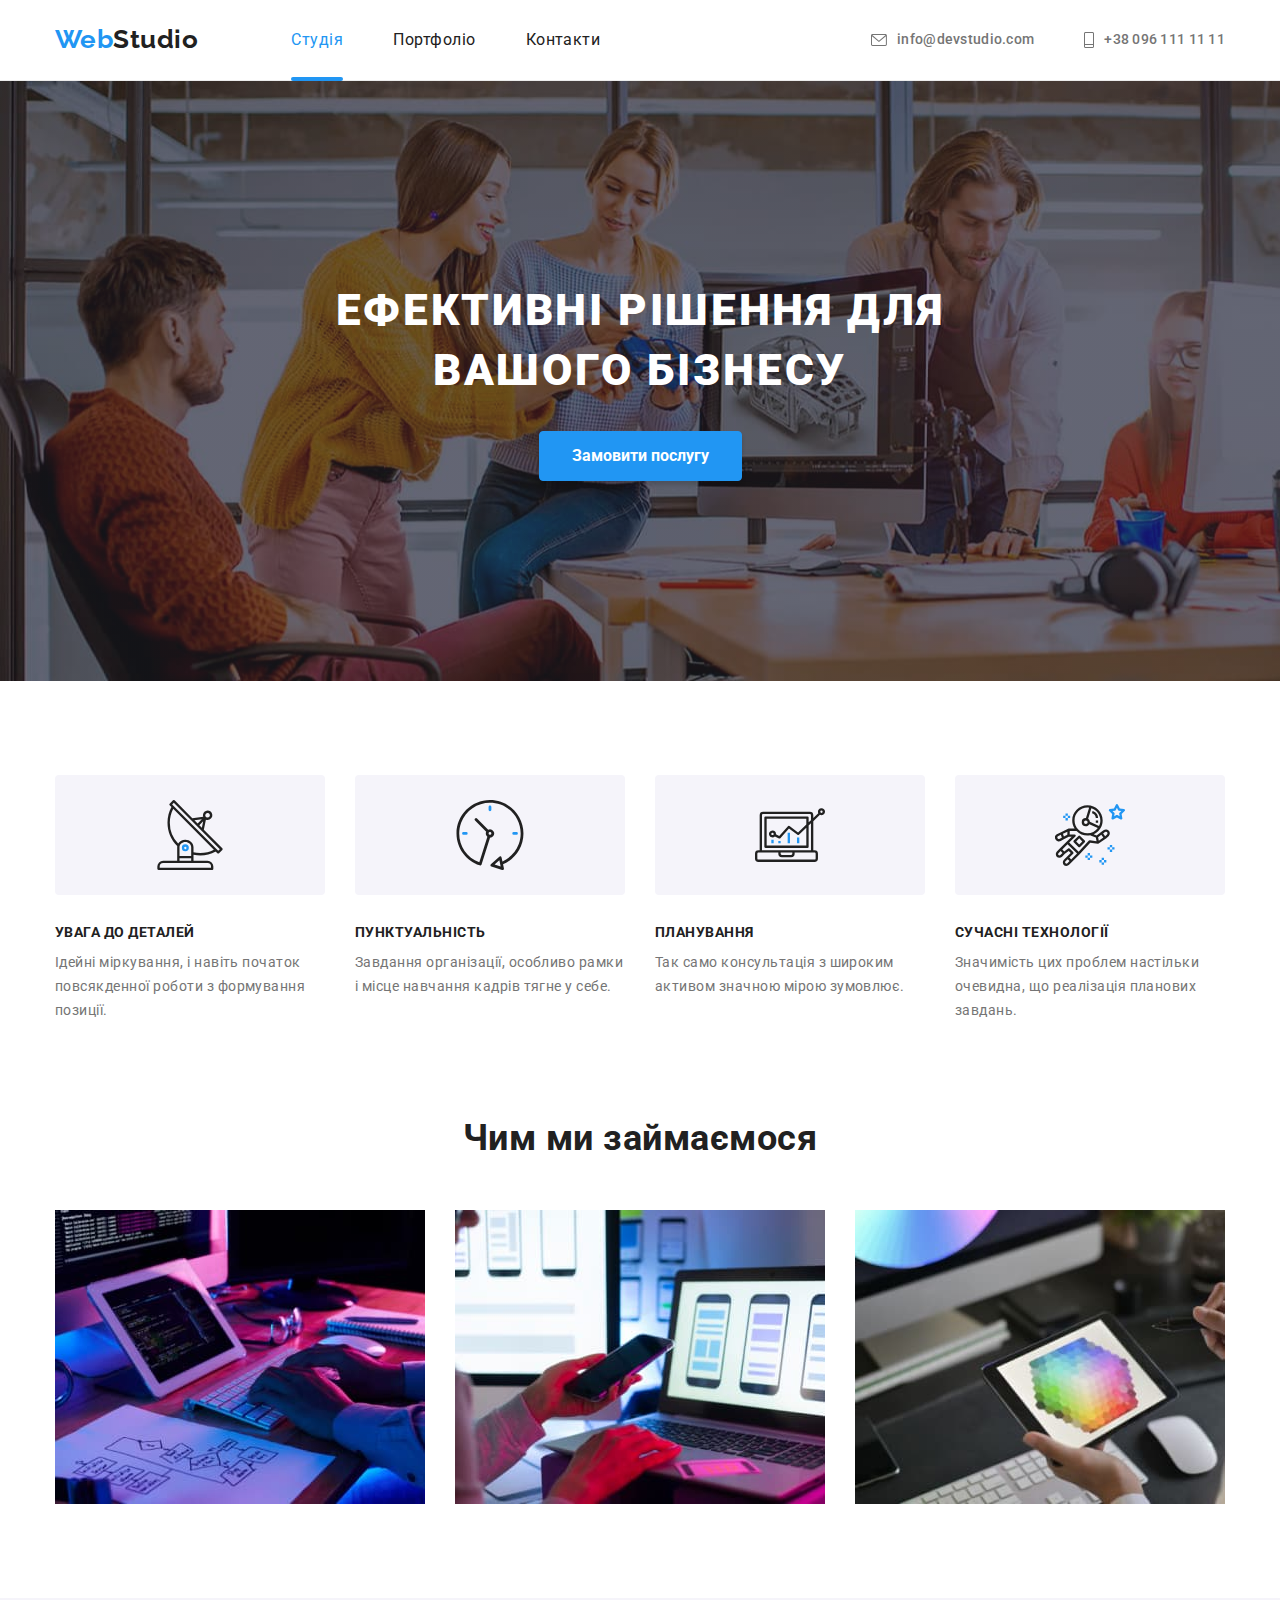
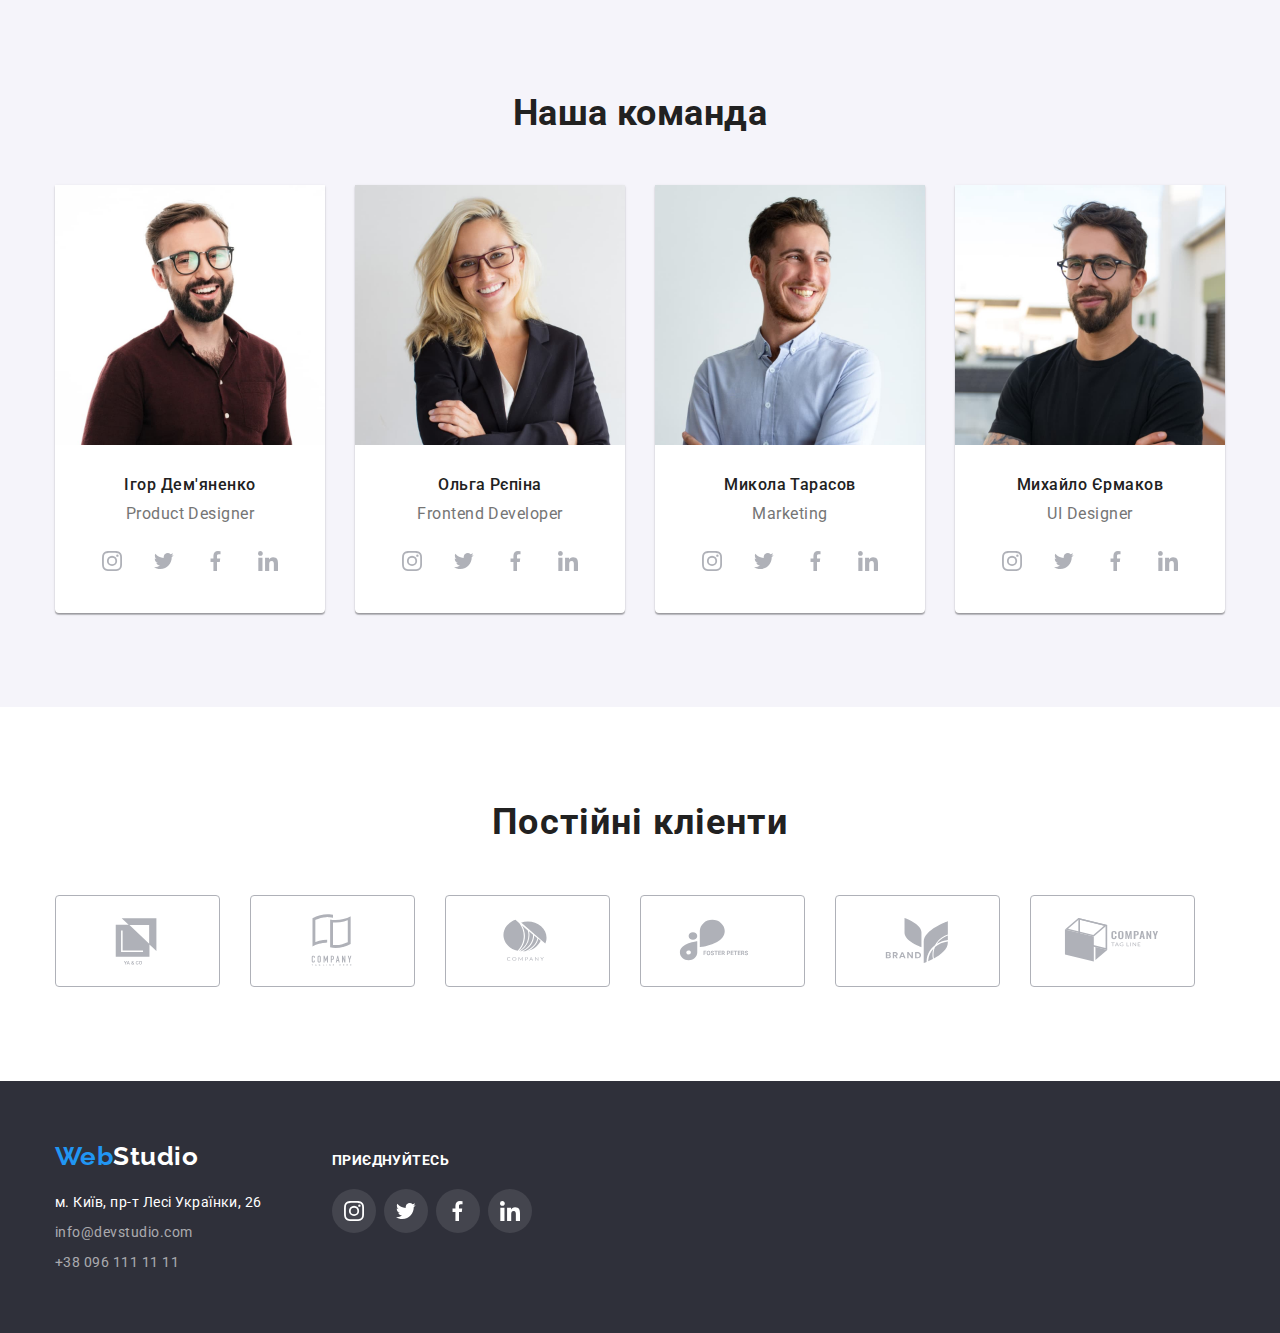
<file: index.html>
<!DOCTYPE html>
<html lang="uk">
  <head>
    <meta charset="UTF-8" />
    <meta http-equiv="X-UA-Compatible" content="IE=edge" />
    <meta name="viewport" content="width=device-width, initial-scale=1.0" />
    <link
      rel="stylesheet"
      href="https://cdnjs.cloudflare.com/ajax/libs/modern-normalize/1.1.0/modern-normalize.css"
      integrity="sha512-Y0MM+V6ymRKN2zStTqzQ227DWhhp4Mzdo6gnlRnuaNCbc+YN/ZH0sBCLTM4M0oSy9c9VKiCvd4Jk44aCLrNS5Q=="
      crossorigin="anonymous"
      referrerpolicy="no-referrer"
    />
    <link rel="preconnect" href="https://fonts.googleapis.com" />
    <link rel="preconnect" href="https://fonts.gstatic.com" crossorigin />
    <link
      href="https://fonts.googleapis.com/css2?family=Raleway:wght@700&family=Roboto:wght@400;500;700;900&display=swap"
      rel="stylesheet"
    />
    <link rel="stylesheet" href="./css/styles.css" />
    <title>goit-markup-hw-02</title>
  </head>
  <body>
    <header class="header">
      <div class="container header-container">
        <a href="./index.html" class="logo logo-header"
          >Web<span>Studio</span></a
        >
        <nav class="page-navigation">
          <ul class="site-nav">
            <li class="site-nav-item">
              <a href="./index.html" class="link active">Студія</a>
            </li>
            <li class="site-nav-item">
              <a href="./portfolio.html" class="link">Портфоліо</a>
            </li>
            <li class="site-nav-item"><a href="" class="link">Контакти</a></li>
          </ul>
        </nav>

        <ul class="auth-nav">
          <li class="auth-nav-item">
            <a href="mailto:info@devstudio.com" class="auth-nav-link"
              ><svg class="auth-nav-icon-envelope">
                <use href="./images/icons.svg#envelope"></use>
              </svg>
              info@devstudio.com</a
            >
          </li>
          <li class="auth-nav-item">
            <a href="tel:+380961111111" class="auth-nav-link"
              ><svg class="auth-nav-icon-tel">
                <use href="./images/icons.svg#tel"></use>
              </svg>
              +38 096 111 11 11</a
            >
          </li>
        </ul>
      </div>
    </header>
    <main>
      <section class="section-hero">
        <div class="container">
          <h1 class="section-hero-title">
            Ефективні рішення для вашого бізнесу
          </h1>
          <button class="hero-button" type="button">Замовити послугу</button>
        </div>
      </section>

      <section class="section-features">
        <div class="container">
          <h2 class="visually-hidden">Особливості</h2>
          <ul class="features-list list">
            <li class="features-item">
              <div class="features-item-icon-wrap">
                <svg class="features-item-icon">
                  <use href="./images/icons.svg#icon-features01"></use>
                </svg>
              </div>
              <h3 class="features-list-title">Увага до деталей</h3>
              <p class="features-list-text">
                Ідейні міркування, і навіть початок повсякденної роботи з
                формування позиції.
              </p>
            </li>
            <li class="features-item">
              <div class="features-item-icon-wrap">
                <svg class="features-item-icon">
                  <use href="./images/icons.svg#icon-features02"></use>
                </svg>
              </div>
              <h3 class="features-list-title">Пунктуальність</h3>
              <p class="features-list-text">
                Завдання організації, особливо рамки і місце навчання кадрів
                тягне у себе.
              </p>
            </li>
            <li class="features-item">
              <div class="features-item-icon-wrap">
                <svg class="features-item-icon">
                  <use href="./images/icons.svg#icon-features03"></use>
                </svg>
              </div>
              <h3 class="features-list-title">Планування</h3>
              <p class="features-list-text">
                Так само консультація з широким активом значною мірою зумовлює.
              </p>
            </li>
            <li class="features-item">
              <div class="features-item-icon-wrap">
                <svg class="features-item-icon">
                  <use href="./images/icons.svg#icon-features04"></use>
                </svg>
              </div>
              <h3 class="features-list-title">Сучасні технології</h3>
              <p class="features-list-text">
                Значимість цих проблем настільки очевидна, що реалізація
                планових завдань.
              </p>
            </li>
          </ul>
        </div>
      </section>

      <section class="section-our-works">
        <div class="container">
          <h2 class="section-title">Чим ми займаємося</h2>
          <ul class="our-works list">
            <li class="our-works-item">
              <img
                src="./images/doing-01.jpg"
                alt="Розробка сайтів"
                width="370"
                height="294"
              />
            </li>
            <li class="our-works-item">
              <img
                src="./images/doing-02.jpg"
                alt="Розробка мобільних додатків"
                width="370"
                height="294"
              />
            </li>
            <li class="our-works-item">
              <img
                src="./images/doing-03.jpg"
                alt="Розробка унікальних дизайнів"
                width="370"
                height="294"
              />
            </li>
          </ul>
        </div>
      </section>

      <section class="section-our-teams">
        <div class="container">
          <h2 class="section-title">Наша команда</h2>
          <ul class="our-teams list">
            <li class="our-teams-item">
              <img
                src="./images/team-01.jpg"
                alt="Ігор Дем'яненко"
                width="270"
                height="260"
              />
              <div class="our-teams-description">
                <h3 class="our-teams-title">Ігор Дем'яненко</h3>
                <p class="our-teams-text" lang="en">Product Designer</p>
                <ul class="social-list">
                  <li class="social-item">
                    <a
                      href=""
                      class="social-link our-team-social-link"
                      target="_blank"
                      rel="noopener noreferrer"
                    >
                      <svg class="social-icon our-team-social-icon">
                        <use href="./images/icons.svg#icon-instagram"></use>
                      </svg>
                    </a>
                  </li>
                  <li class="social-item">
                    <a
                      href=""
                      class="social-link our-team-social-link"
                      target="_blank"
                      rel="noopener noreferrer"
                    >
                      <svg class="social-icon our-team-social-icon">
                        <use href="./images/icons.svg#icon-twitter"></use>
                      </svg>
                    </a>
                  </li>
                  <li class="social-item">
                    <a
                      href=""
                      class="social-link our-team-social-link"
                      target="_blank"
                      rel="noopener noreferrer"
                    >
                      <svg class="social-icon our-team-social-icon">
                        <use href="./images/icons.svg#icon-facebook"></use>
                      </svg>
                    </a>
                  </li>
                  <li class="social-item">
                    <a
                      href=""
                      class="social-link our-team-social-link"
                      target="_blank"
                      rel="noopener noreferrer"
                    >
                      <svg class="social-icon our-team-social-icon">
                        <use href="./images/icons.svg#icon-linkedin"></use>
                      </svg>
                    </a>
                  </li>
                </ul>
              </div>
            </li>
            <li class="our-teams-item">
              <img
                src="./images/team-02.jpg"
                alt="Ольга Рєпіна"
                width="270"
                height="260"
              />
              <div class="our-teams-description">
                <h3 class="our-teams-title">Ольга Рєпіна</h3>
                <p class="our-teams-text" lang="en">Frontend Developer</p>
                <ul class="social-list">
                  <li class="social-item">
                    <a
                      href=""
                      class="social-link our-team-social-link"
                      target="_blank"
                      rel="noopener noreferrer"
                    >
                      <svg class="social-icon our-team-social-icon">
                        <use href="./images/icons.svg#icon-instagram"></use>
                      </svg>
                    </a>
                  </li>
                  <li class="social-item">
                    <a
                      href=""
                      class="social-link our-team-social-link"
                      target="_blank"
                      rel="noopener noreferrer"
                    >
                      <svg class="social-icon our-team-social-icon">
                        <use href="./images/icons.svg#icon-twitter"></use>
                      </svg>
                    </a>
                  </li>
                  <li class="social-item">
                    <a
                      href=""
                      class="social-link our-team-social-link"
                      target="_blank"
                      rel="noopener noreferrer"
                    >
                      <svg class="social-icon our-team-social-icon">
                        <use href="./images/icons.svg#icon-facebook"></use>
                      </svg>
                    </a>
                  </li>
                  <li class="social-item">
                    <a
                      href=""
                      class="social-link our-team-social-link"
                      target="_blank"
                      rel="noopener noreferrer"
                    >
                      <svg class="social-icon our-team-social-icon">
                        <use href="./images/icons.svg#icon-linkedin"></use>
                      </svg>
                    </a>
                  </li>
                </ul>
              </div>
            </li>
            <li class="our-teams-item">
              <img
                src="./images/team-03.jpg"
                alt="Микола Тарасов"
                width="270"
                height="260"
              />
              <div class="our-teams-description">
                <h3 class="our-teams-title">Микола Тарасов</h3>
                <p class="our-teams-text" lang="en">Marketing</p>
                <ul class="social-list">
                  <li class="social-item">
                    <a
                      href=""
                      class="social-link our-team-social-link"
                      target="_blank"
                      rel="noopener noreferrer"
                    >
                      <svg class="social-icon our-team-social-icon">
                        <use href="./images/icons.svg#icon-instagram"></use>
                      </svg>
                    </a>
                  </li>
                  <li class="social-item">
                    <a
                      href=""
                      class="social-link our-team-social-link"
                      target="_blank"
                      rel="noopener noreferrer"
                    >
                      <svg class="social-icon our-team-social-icon">
                        <use href="./images/icons.svg#icon-twitter"></use>
                      </svg>
                    </a>
                  </li>
                  <li class="social-item">
                    <a
                      href=""
                      class="social-link our-team-social-link"
                      target="_blank"
                      rel="noopener noreferrer"
                    >
                      <svg class="social-icon our-team-social-icon">
                        <use href="./images/icons.svg#icon-facebook"></use>
                      </svg>
                    </a>
                  </li>
                  <li class="social-item">
                    <a
                      href=""
                      class="social-link our-team-social-link"
                      target="_blank"
                      rel="noopener noreferrer"
                    >
                      <svg class="social-icon our-team-social-icon">
                        <use href="./images/icons.svg#icon-linkedin"></use>
                      </svg>
                    </a>
                  </li>
                </ul>
              </div>
            </li>
            <li class="our-teams-item">
              <img
                src="./images/team-04.jpg"
                alt="Михайло Єрмаков"
                width="270"
                height="260"
              />
              <div class="our-teams-description">
                <h3 class="our-teams-title">Михайло Єрмаков</h3>
                <p class="our-teams-text" lang="en">UI Designer</p>
                <ul class="social-list">
                  <li class="social-item">
                    <a
                      href=""
                      class="social-link our-team-social-link"
                      target="_blank"
                      rel="noopener noreferrer"
                    >
                      <svg class="social-icon our-team-social-icon">
                        <use href="./images/icons.svg#icon-instagram"></use>
                      </svg>
                    </a>
                  </li>
                  <li class="social-item">
                    <a
                      href=""
                      class="social-link our-team-social-link"
                      target="_blank"
                      rel="noopener noreferrer"
                    >
                      <svg class="social-icon our-team-social-icon">
                        <use href="./images/icons.svg#icon-twitter"></use>
                      </svg>
                    </a>
                  </li>
                  <li class="social-item">
                    <a
                      href=""
                      class="social-link our-team-social-link"
                      target="_blank"
                      rel="noopener noreferrer"
                    >
                      <svg class="social-icon our-team-social-icon">
                        <use href="./images/icons.svg#icon-facebook"></use>
                      </svg>
                    </a>
                  </li>
                  <li class="social-item">
                    <a
                      href=""
                      class="social-link our-team-social-link"
                      target="_blank"
                      rel="noopener noreferrer"
                    >
                      <svg class="social-icon our-team-social-icon">
                        <use href="./images/icons.svg#icon-linkedin"></use>
                      </svg>
                    </a>
                  </li>
                </ul>
              </div>
            </li>
          </ul>
        </div>
      </section>

      <section class="clients">
        <div class="container">
          <h2 class="clients-title">Постійні кліенти</h2>
          <ul class="clients-list">
            <li class="clients-item">
              <a
                href=""
                class="clients-link"
                target="_blank"
                rel="noopener noreferrer"
              >
                <svg class="clients-icon">
                  <use href="./images/icons.svg#icon-logo1"></use>
                </svg>
              </a>
            </li>
            <li class="clients-item">
              <a
                href=""
                class="clients-link"
                target="_blank"
                rel="noopener noreferrer"
              >
                <svg class="clients-icon">
                  <use href="./images/icons.svg#icon-logo2"></use>
                </svg>
              </a>
            </li>
            <li class="clients-item">
              <a
                href=""
                class="clients-link"
                target="_blank"
                rel="noopener noreferrer"
              >
                <svg class="clients-icon">
                  <use href="./images/icons.svg#icon-logo3"></use>
                </svg>
              </a>
            </li>
            <li class="clients-item">
              <a
                href=""
                class="clients-link"
                target="_blank"
                rel="noopener noreferrer"
              >
                <svg class="clients-icon">
                  <use href="./images/icons.svg#icon-logo4"></use>
                </svg>
              </a>
            </li>
            <li class="clients-item">
              <a
                href=""
                class="clients-link"
                target="_blank"
                rel="noopener noreferrer"
              >
                <svg class="clients-icon">
                  <use href="./images/icons.svg#icon-logo5"></use>
                </svg>
              </a>
            </li>
            <li class="clients-item">
              <a
                href=""
                class="clients-link"
                target="_blank"
                rel="noopener noreferrer"
              >
                <svg class="clients-icon">
                  <use href="./images/icons.svg#icon-logo6"></use>
                </svg>
              </a>
            </li>
          </ul>
        </div>
      </section>
    </main>

    <footer class="footer">
      <div class="container footer-container">
        <div class="footer-address-wrap">
          <a class="logo-footer" href="/">Web<span>Studio</span></a>
          <address>
            <ul class="footer-adress-list">
              <li class="footer-adress-item">
                <a
                  class="footer-adress-link"
                  href="https://goo.gl/maps/C75iU1ukAfai6mXk6"
                  rel="nofollow noopener noreferrer"
                  target="_blank"
                  >м. Київ, пр-т Лесі Українки, 26</a
                >
              </li>
              <li class="footer-adress-item">
                <a class="footer-mail-link" href="mailto:info@devstudio.com"
                  >info@devstudio.com</a
                >
              </li>
              <li class="footer-adress-item">
                <a class="footer-phone-link" href="tel:+380961111111"
                  >+38 096 111 11 11</a
                >
              </li>
            </ul>
          </address>
        </div>

        <div class="footer-social-wrap">
          <p class="footer-social-title">приєднуйтесь</p>
          <ul class="social-list">
            <li class="social-item">
              <a href="" class="social-link footer-social-link">
                <svg class="social-icon footer-social-icon">
                  <use href="./images/icons.svg#icon-instagram"></use>
                </svg>
              </a>
            </li>

            <li class="social-item">
              <a href="" class="social-link footer-social-link">
                <svg class="social-icon footer-social-icon">
                  <use href="./images/icons.svg#icon-twitter"></use>
                </svg>
              </a>
            </li>
            <li class="social-item">
              <a href="" class="social-link footer-social-link">
                <svg class="social-icon footer-social-icon">
                  <use href="./images/icons.svg#icon-facebook"></use>
                </svg>
              </a>
            </li>
            <li class="social-item">
              <a href="" class="social-link footer-social-link">
                <svg class="social-icon footer-social-icon">
                  <use href="./images/icons.svg#icon-linkedin"></use>
                </svg>
              </a>
            </li>
          </ul>
        </div>
      </div>
    </footer>
  </body>
</html>
</file>
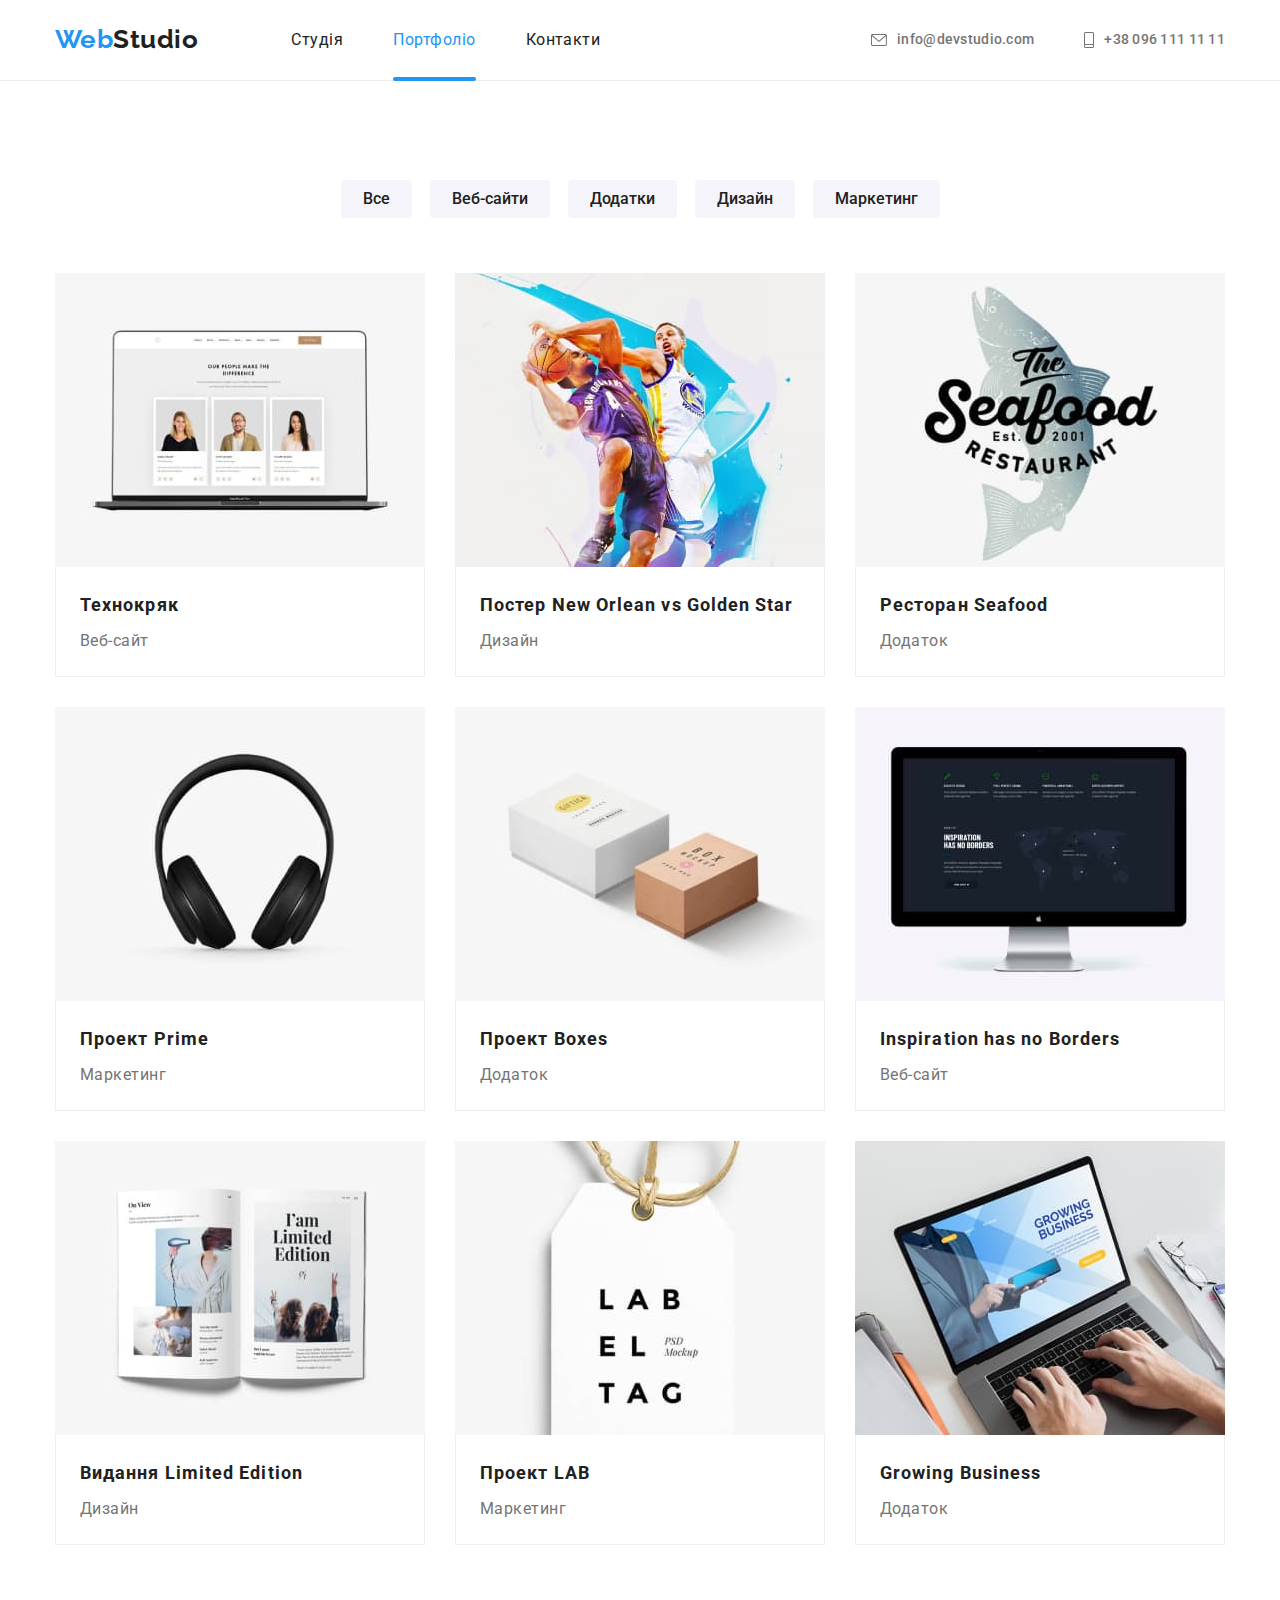
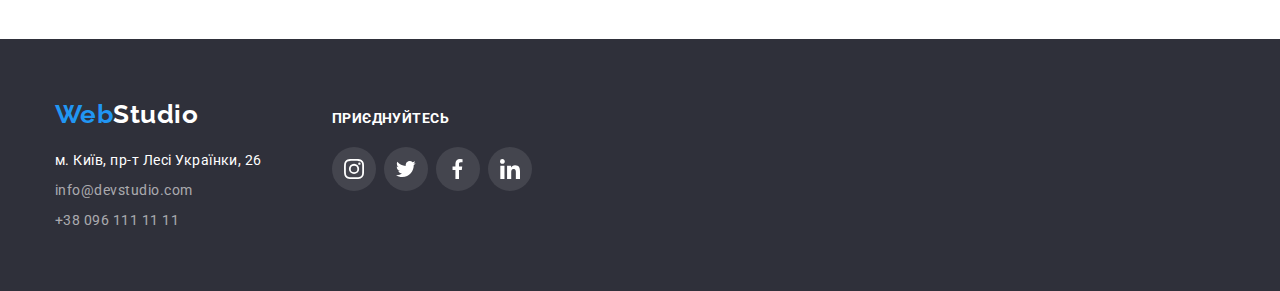
<file: portfolio.html>
<!DOCTYPE html>
<html lang="uk">
  <head>
    <meta charset="UTF-8" />
    <meta http-equiv="X-UA-Compatible" content="IE=edge" />
    <meta name="viewport" content="width=device-width, initial-scale=1.0" />
    <link
      rel="stylesheet"
      href="https://cdnjs.cloudflare.com/ajax/libs/modern-normalize/1.1.0/modern-normalize.css"
      integrity="sha512-Y0MM+V6ymRKN2zStTqzQ227DWhhp4Mzdo6gnlRnuaNCbc+YN/ZH0sBCLTM4M0oSy9c9VKiCvd4Jk44aCLrNS5Q=="
      crossorigin="anonymous"
      referrerpolicy="no-referrer"
    />
    <link rel="preconnect" href="https://fonts.googleapis.com" />
    <link rel="preconnect" href="https://fonts.gstatic.com" crossorigin />
    <link
      href="https://fonts.googleapis.com/css2?family=Raleway:wght@700&family=Roboto:wght@400;500;700;900&display=swap"
      rel="stylesheet"
    />
    <link rel="stylesheet" href="./css/styles.css" />
    <title>portfolio</title>
  </head>
  <body>
    <header class="header">
      <div class="container header-container">
        <a class="logo logo-header" href="./index.html"
          >Web<span>Studio</span></a
        >
        <nav class="page-navigation">
          <ul class="site-nav list">
            <li class="site-nav-item">
              <a href="./index.html" class="link">Студія</a>
            </li>
            <li class="site-nav-item">
              <a href="./portfolio.html" class="link active">Портфоліо</a>
            </li>
            <li class="site-nav-item"><a href="#" class="link">Контакти</a></li>
          </ul>
        </nav>

        <ul class="auth-nav">
          <li class="auth-nav-item">
            <a href="mailto:info@devstudio.com" class="auth-nav-link"
              ><svg class="auth-nav-icon-envelope">
                <use href="./images/icons.svg#envelope"></use>
              </svg>
              info@devstudio.com</a
            >
          </li>
          <li class="auth-nav-item">
            <a href="tel:+380961111111" class="auth-nav-link"
              ><svg class="auth-nav-icon-tel">
                <use href="./images/icons.svg#tel"></use>
              </svg>
              +38 096 111 11 11</a
            >
          </li>
        </ul>
      </div>
    </header>
    <main>
      <section class="section-portfolio">
        <div class="container">
          <h1 class="visually-hidden">Porfolio</h1>
          <ul class="list portfolio-nav">
            <li class="portfolio-nav-item">
              <button class="portfolio-nav-button" type="button">Все</button>
            </li>
            <li class="portfolio-nav-item">
              <button class="portfolio-nav-button" type="button">
                Веб-сайти
              </button>
            </li>
            <li class="portfolio-nav-item">
              <button class="portfolio-nav-button" type="button">
                Додатки
              </button>
            </li>
            <li class="portfolio-nav-item">
              <button class="portfolio-nav-button" type="button">Дизайн</button>
            </li>
            <li class="portfolio-nav-item">
              <button class="portfolio-nav-button" type="button">
                Маркетинг
              </button>
            </li>
          </ul>

          <ul class="portfolio-list">
            <li class="portfolio-list-item">
              <a class="portfolio-list-link" href="#" target="_blank">
                <img
                  src="./images/portfolio-01.jpg"
                  alt="фото Технокряк"
                  width="370"
                  height="294"
                />
                <div class="portfolio-description">
                  <h2 class="portfolio-title">Технокряк</h2>
                  <p class="portfolio-text">Веб-сайт</p>
                </div>
              </a>
            </li>
            <li class="portfolio-list-item">
              <a class="portfolio-list-link" href="#" target="_blank">
                <img
                  src="./images/portfolio-02.jpg"
                  alt="фото Постер New Orlean vs Golden Star"
                  width="370"
                  height="294"
                />
                <div class="portfolio-description">
                  <h2 class="portfolio-title">
                    Постер New Orlean vs Golden Star
                  </h2>
                  <p class="portfolio-text">Дизайн</p>
                </div>
              </a>
            </li>
            <li class="portfolio-list-item">
              <a class="portfolio-list-link" href="#" target="_blank">
                <img
                  src="./images/portfolio-03.jpg"
                  alt="фото Ресторан Seafood"
                  width="370"
                  height="294"
                />
                <div class="portfolio-description">
                  <h2 class="portfolio-title">Ресторан Seafood</h2>
                  <p class="portfolio-text">Додаток</p>
                </div>
              </a>
            </li>
            <li class="portfolio-list-item">
              <a class="portfolio-list-link" href="#" target="_blank">
                <img
                  src="./images/portfolio-04.jpg"
                  alt="фото Проект Prime"
                  width="370"
                  height="294"
                />
                <div class="portfolio-description">
                  <h2 class="portfolio-title">Проект Prime</h2>
                  <p class="portfolio-text">Маркетинг</p>
                </div>
              </a>
            </li>
            <li class="portfolio-list-item">
              <a class="portfolio-list-link" href="#" target="_blank">
                <img
                  src="./images/portfolio-05.jpg"
                  alt="фото Проект Boxes"
                  width="370"
                  height="294"
                />
                <div class="portfolio-description">
                  <h2 class="portfolio-title">Проект Boxes</h2>
                  <p class="portfolio-text">Додаток</p>
                </div>
              </a>
            </li>
            <li class="portfolio-list-item">
              <a class="portfolio-list-link" href="#" target="_blank">
                <img
                  src="./images/portfolio-06.jpg"
                  alt="фото Inspiration has no Borders"
                  width="370"
                  height="294"
                />
                <div class="portfolio-description">
                  <h2 class="portfolio-title">Inspiration has no Borders</h2>
                  <p class="portfolio-text">Веб-сайт</p>
                </div>
              </a>
            </li>
            <li class="portfolio-list-item">
              <a class="portfolio-list-link" href="#" target="_blank">
                <img
                  src="./images/portfolio-07.jpg"
                  alt="фото Издание Limited Edition"
                  width="370"
                  height="294"
                />
                <div class="portfolio-description">
                  <h2 class="portfolio-title">Видання Limited Edition</h2>
                  <p class="portfolio-text">Дизайн</p>
                </div>
              </a>
            </li>
            <li class="portfolio-list-item">
              <a class="portfolio-list-link" href="#" target="_blank">
                <img
                  src="./images/portfolio-08.jpg"
                  alt="фото Проект LAB"
                  width="370"
                  height="294"
                />
                <div class="portfolio-description">
                  <h2 class="portfolio-title">Проект LAB</h2>
                  <p class="portfolio-text">Маркетинг</p>
                </div>
              </a>
            </li>
            <li class="portfolio-list-item">
              <a class="portfolio-list-link" href="#" target="_blank">
                <img
                  src="./images/portfolio-09.jpg"
                  alt="фото Growing Business"
                  width="370"
                  height="294"
                />
                <div class="portfolio-description">
                  <h2 class="portfolio-title">Growing Business</h2>
                  <p class="portfolio-text">Додаток</p>
                </div>
              </a>
            </li>
          </ul>
        </div>
      </section>
    </main>

    <footer class="footer">
      <div class="container footer-container">
        <div class="footer-address-wrap">
          <a class="logo-footer" href="/">Web<span>Studio</span></a>
          <address>
            <ul class="footer-adress-list">
              <li class="footer-adress-item">
                <a
                  class="footer-adress-link"
                  href="https://goo.gl/maps/C75iU1ukAfai6mXk6"
                  rel="nofollow noopener noreferrer"
                  target="_blank"
                  >м. Київ, пр-т Лесі Українки, 26</a
                >
              </li>
              <li class="footer-adress-item">
                <a class="footer-mail-link" href="mailto:info@devstudio.com"
                  >info@devstudio.com</a
                >
              </li>
              <li class="footer-adress-item">
                <a class="footer-phone-link" href="tel:+380961111111"
                  >+38 096 111 11 11</a
                >
              </li>
            </ul>
          </address>
        </div>

        <div class="footer-social-wrap">
          <p class="footer-social-title">приєднуйтесь</p>
          <ul class="social-list">
            <li class="social-item">
              <a href="" class="social-link footer-social-link">
                <svg class="social-icon footer-social-icon">
                  <use href="./images/icons.svg#icon-instagram"></use>
                </svg>
              </a>
            </li>

            <li class="social-item">
              <a href="" class="social-link footer-social-link">
                <svg class="social-icon footer-social-icon">
                  <use href="./images/icons.svg#icon-twitter"></use>
                </svg>
              </a>
            </li>
            <li class="social-item">
              <a href="" class="social-link footer-social-link">
                <svg class="social-icon footer-social-icon">
                  <use href="./images/icons.svg#icon-facebook"></use>
                </svg>
              </a>
            </li>
            <li class="social-item">
              <a href="" class="social-link footer-social-link">
                <svg class="social-icon footer-social-icon">
                  <use href="./images/icons.svg#icon-linkedin"></use>
                </svg>
              </a>
            </li>
          </ul>
        </div>
      </div>
    </footer>
  </body>
</html>
</file>
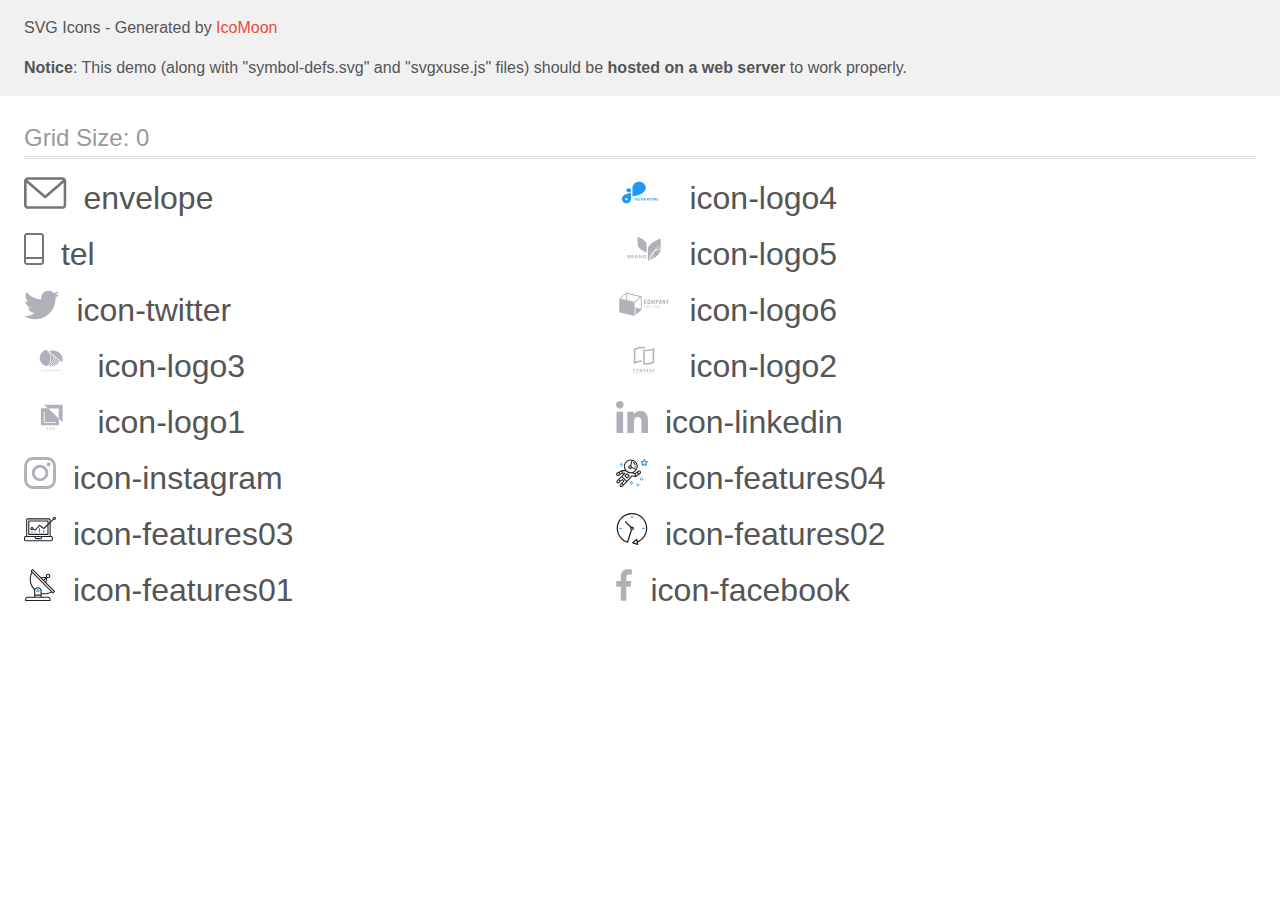
<file: images/Нова папка/icomoon4/demo-external-svg.html>
<!doctype html>
<html>
<head>
    <title>IcoMoon - SVG Icons</title>
    <meta charset="utf-8">
    <meta name="viewport" content="width=device-width, initial-scale=1">
    <link rel="stylesheet" href="demo-files/demo.css">
    <link rel="stylesheet" href="style.css">
</head>
<body>
<header class="bgc1 clearfix">
<div class="mhl">
    <p>SVG Icons - Generated by <a href="https://icomoon.io/app">IcoMoon</a></p><p><strong>Notice</strong>: This demo (along with "symbol-defs.svg" and "svgxuse.js" files) should be <b>hosted on a web server</b> to work properly.</p>
</div>
</header>
    <div class="clearfix mhl ptl">
        <h1 class="mvm mtn fgc1">Grid Size: 0</h1>
        <div class="glyph fs1">
            <div class="clearfix pbs">
                <svg class="icon envelope"><use xlink:href="symbol-defs.svg#envelope"></use></svg><span class="name"> envelope</span>
            </div>
        </div>
        <div class="glyph fs1">
            <div class="clearfix pbs">
                <svg class="icon icon-logo4"><use xlink:href="symbol-defs.svg#icon-logo4"></use></svg><span class="name"> icon-logo4</span>
            </div>
        </div>
        <div class="glyph fs1">
            <div class="clearfix pbs">
                <svg class="icon tel"><use xlink:href="symbol-defs.svg#tel"></use></svg><span class="name"> tel</span>
            </div>
        </div>
        <div class="glyph fs1">
            <div class="clearfix pbs">
                <svg class="icon icon-logo5"><use xlink:href="symbol-defs.svg#icon-logo5"></use></svg><span class="name"> icon-logo5</span>
            </div>
        </div>
        <div class="glyph fs1">
            <div class="clearfix pbs">
                <svg class="icon icon-twitter"><use xlink:href="symbol-defs.svg#icon-twitter"></use></svg><span class="name"> icon-twitter</span>
            </div>
        </div>
        <div class="glyph fs1">
            <div class="clearfix pbs">
                <svg class="icon icon-logo6"><use xlink:href="symbol-defs.svg#icon-logo6"></use></svg><span class="name"> icon-logo6</span>
            </div>
        </div>
        <div class="glyph fs1">
            <div class="clearfix pbs">
                <svg class="icon icon-logo3"><use xlink:href="symbol-defs.svg#icon-logo3"></use></svg><span class="name"> icon-logo3</span>
            </div>
        </div>
        <div class="glyph fs1">
            <div class="clearfix pbs">
                <svg class="icon icon-logo2"><use xlink:href="symbol-defs.svg#icon-logo2"></use></svg><span class="name"> icon-logo2</span>
            </div>
        </div>
        <div class="glyph fs1">
            <div class="clearfix pbs">
                <svg class="icon icon-logo1"><use xlink:href="symbol-defs.svg#icon-logo1"></use></svg><span class="name"> icon-logo1</span>
            </div>
        </div>
        <div class="glyph fs1">
            <div class="clearfix pbs">
                <svg class="icon icon-linkedin"><use xlink:href="symbol-defs.svg#icon-linkedin"></use></svg><span class="name"> icon-linkedin</span>
            </div>
        </div>
        <div class="glyph fs1">
            <div class="clearfix pbs">
                <svg class="icon icon-instagram"><use xlink:href="symbol-defs.svg#icon-instagram"></use></svg><span class="name"> icon-instagram</span>
            </div>
        </div>
        <div class="glyph fs1">
            <div class="clearfix pbs">
                <svg class="icon icon-features04"><use xlink:href="symbol-defs.svg#icon-features04"></use></svg><span class="name"> icon-features04</span>
            </div>
        </div>
        <div class="glyph fs1">
            <div class="clearfix pbs">
                <svg class="icon icon-features03"><use xlink:href="symbol-defs.svg#icon-features03"></use></svg><span class="name"> icon-features03</span>
            </div>
        </div>
        <div class="glyph fs1">
            <div class="clearfix pbs">
                <svg class="icon icon-features02"><use xlink:href="symbol-defs.svg#icon-features02"></use></svg><span class="name"> icon-features02</span>
            </div>
        </div>
        <div class="glyph fs1">
            <div class="clearfix pbs">
                <svg class="icon icon-features01"><use xlink:href="symbol-defs.svg#icon-features01"></use></svg><span class="name"> icon-features01</span>
            </div>
        </div>
        <div class="glyph fs1">
            <div class="clearfix pbs">
                <svg class="icon icon-facebook"><use xlink:href="symbol-defs.svg#icon-facebook"></use></svg><span class="name"> icon-facebook</span>
            </div>
        </div>
  </div>
<script defer src="svgxuse.js"></script>
</body>
</html>
</file>
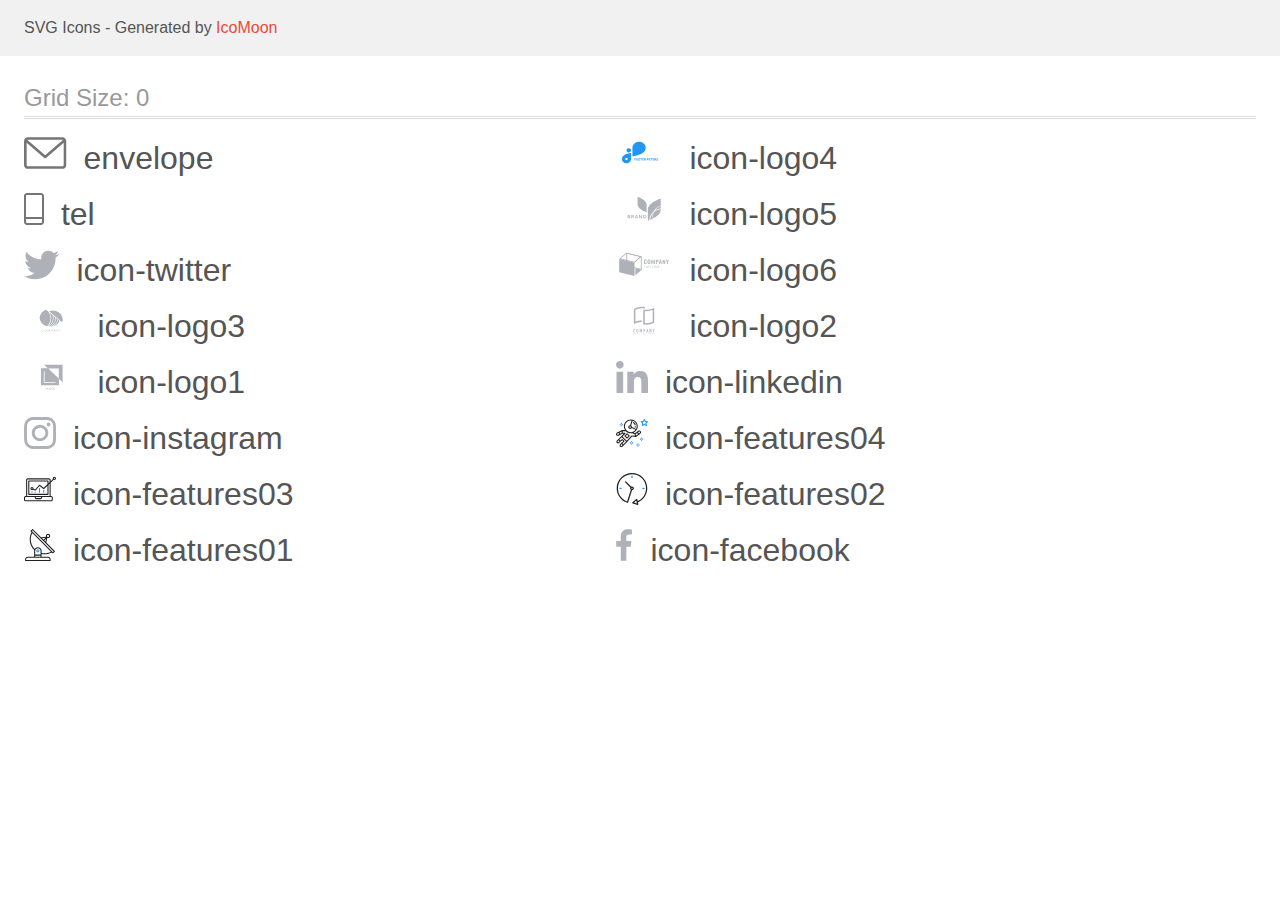
<file: images/Нова папка/icomoon4/demo.html>
<!doctype html>
<html>
<head>
    <title>IcoMoon - SVG Icons</title>
    <meta charset="utf-8">
    <meta name="viewport" content="width=device-width, initial-scale=1">
    <link rel="stylesheet" href="demo-files/demo.css">
    <link rel="stylesheet" href="style.css">
</head>
<body>
<svg aria-hidden="true" style="position: absolute; width: 0; height: 0; overflow: hidden;" version="1.1" xmlns="http://www.w3.org/2000/svg" xmlns:xlink="http://www.w3.org/1999/xlink">
<defs>
<symbol id="envelope" viewBox="0 0 43 32">
<path fill="#757575" style="fill: var(--color1, #757575)" d="M38.667 0h-34.667c-2.206 0-4 1.794-4 4v24c0 2.206 1.794 4 4 4h34.667c2.206 0 4-1.794 4-4v-24c0-2.206-1.794-4-4-4v0zM38.667 2.667c0.181 0 0.353 0.038 0.511 0.103l-17.844 15.466-17.844-15.466c0.158-0.066 0.33-0.103 0.511-0.103h34.667zM38.667 29.333h-34.667c-0.736 0-1.333-0.598-1.333-1.333v-22.413l17.793 15.421c0.251 0.217 0.563 0.326 0.874 0.326s0.622-0.108 0.874-0.326l17.793-15.421v22.413c0 0.736-0.598 1.333-1.333 1.333v0z"></path>
</symbol>
<symbol id="icon-logo4" viewBox="0 0 57 32">
<path fill="#2196f3" style="fill: var(--color2, #2196f3)" d="M12.878 11.255h-0.002c-1.279 0-2.316 0.921-2.316 2.058v0.001c0 1.137 1.037 2.058 2.316 2.058h0.002c1.279 0 2.316-0.921 2.316-2.058v-0.001c0-1.137-1.037-2.058-2.316-2.058z"></path>
<path fill="#2196f3" style="fill: var(--color2, #2196f3)" d="M29.971 10.597c-0.004-1.579-0.711-3.092-1.967-4.208s-2.958-1.745-4.735-1.749v0c-1.777 0.003-3.48 0.631-4.737 1.748s-1.964 2.63-1.968 4.209v8.706c0 0 13.405-1.327 13.406-8.704v-0.001z"></path>
<path fill="#2196f3" style="fill: var(--color2, #2196f3)" d="M5.867 22.16c0.003 1.098 0.496 2.151 1.369 2.928s2.058 1.215 3.294 1.218c1.236-0.003 2.42-0.441 3.294-1.218s1.366-1.829 1.37-2.927v-6.057c0 0-9.327 0.924-9.327 6.056zM10.53 23.245c-0.242 0-0.478-0.064-0.678-0.183s-0.357-0.289-0.45-0.487c-0.092-0.198-0.117-0.417-0.069-0.627s0.163-0.404 0.334-0.556c0.171-0.152 0.388-0.255 0.625-0.297s0.482-0.020 0.706 0.062c0.223 0.082 0.414 0.221 0.548 0.4s0.206 0.388 0.206 0.603c0.001 0.143-0.031 0.284-0.092 0.417s-0.151 0.252-0.264 0.353c-0.114 0.101-0.248 0.182-0.397 0.236s-0.308 0.083-0.468 0.083v-0.004z"></path>
<path fill="#2196f3" style="fill: var(--color2, #2196f3)" d="M19.956 22.647h-0.9v0.93h-0.469v-2.275h1.481v0.38h-1.013v0.588h0.9v0.378zM22.209 22.491c0 0.224-0.040 0.42-0.119 0.589s-0.193 0.299-0.341 0.391c-0.147 0.092-0.316 0.137-0.506 0.137-0.189 0-0.357-0.045-0.505-0.136s-0.262-0.22-0.344-0.387c-0.081-0.169-0.122-0.363-0.123-0.581v-0.112c0-0.224 0.040-0.421 0.12-0.591 0.081-0.171 0.195-0.302 0.342-0.392 0.148-0.092 0.317-0.137 0.506-0.137s0.358 0.046 0.505 0.137c0.148 0.091 0.262 0.221 0.342 0.392 0.081 0.17 0.122 0.366 0.122 0.589v0.102zM21.734 22.388c0-0.238-0.043-0.42-0.128-0.544s-0.207-0.186-0.366-0.186c-0.157 0-0.279 0.061-0.364 0.184-0.085 0.122-0.129 0.301-0.13 0.538v0.111c0 0.232 0.043 0.412 0.128 0.541s0.208 0.192 0.369 0.192c0.157 0 0.278-0.061 0.363-0.184 0.084-0.124 0.127-0.304 0.128-0.541v-0.111zM23.73 22.98c0-0.089-0.031-0.156-0.094-0.203-0.062-0.048-0.175-0.098-0.337-0.15-0.163-0.053-0.291-0.105-0.386-0.156-0.258-0.14-0.388-0.328-0.388-0.564 0-0.123 0.034-0.232 0.103-0.328 0.070-0.097 0.169-0.172 0.298-0.227 0.13-0.054 0.276-0.081 0.438-0.081 0.163 0 0.307 0.030 0.434 0.089 0.127 0.058 0.226 0.141 0.295 0.248 0.071 0.107 0.106 0.229 0.106 0.366h-0.469c0-0.104-0.033-0.185-0.098-0.242s-0.158-0.087-0.277-0.087c-0.115 0-0.204 0.024-0.267 0.073-0.064 0.048-0.095 0.111-0.095 0.191 0 0.074 0.037 0.136 0.111 0.186 0.075 0.050 0.185 0.097 0.33 0.141 0.267 0.080 0.461 0.18 0.583 0.298s0.183 0.267 0.183 0.444c0 0.197-0.075 0.352-0.223 0.464-0.149 0.111-0.349 0.167-0.602 0.167-0.175 0-0.334-0.032-0.478-0.095-0.144-0.065-0.254-0.153-0.33-0.264-0.075-0.111-0.112-0.241-0.112-0.388h0.47c0 0.251 0.15 0.377 0.45 0.377 0.111 0 0.198-0.022 0.261-0.067 0.063-0.046 0.094-0.109 0.094-0.191zM26.231 21.682h-0.697v1.895h-0.469v-1.895h-0.688v-0.38h1.853v0.38zM27.869 22.591h-0.9v0.609h1.056v0.377h-1.525v-2.275h1.522v0.38h-1.053v0.542h0.9v0.367zM29.142 22.744h-0.373v0.833h-0.469v-2.275h0.845c0.269 0 0.476 0.060 0.622 0.18s0.219 0.289 0.219 0.508c0 0.155-0.034 0.285-0.102 0.389-0.067 0.103-0.168 0.185-0.305 0.247l0.492 0.93v0.022h-0.503l-0.427-0.833zM28.769 22.365h0.378c0.118 0 0.209-0.030 0.273-0.089 0.065-0.060 0.097-0.143 0.097-0.248 0-0.107-0.031-0.192-0.092-0.253-0.060-0.061-0.154-0.092-0.28-0.092h-0.377v0.683zM31.609 22.775v0.802h-0.469v-2.275h0.888c0.171 0 0.321 0.031 0.45 0.094 0.13 0.063 0.23 0.152 0.3 0.267s0.105 0.245 0.105 0.392c0 0.223-0.077 0.399-0.23 0.528-0.152 0.128-0.363 0.192-0.633 0.192h-0.411zM31.609 22.396h0.419c0.124 0 0.218-0.029 0.283-0.088 0.066-0.058 0.098-0.142 0.098-0.25 0-0.111-0.033-0.202-0.098-0.27s-0.156-0.104-0.272-0.106h-0.43v0.714zM34.575 22.591h-0.9v0.609h1.056v0.377h-1.525v-2.275h1.522v0.38h-1.053v0.542h0.9v0.367zM36.75 21.682h-0.697v1.895h-0.469v-1.895h-0.688v-0.38h1.853v0.38zM38.387 22.591h-0.9v0.609h1.056v0.377h-1.525v-2.275h1.522v0.38h-1.053v0.542h0.9v0.367zM39.661 22.744h-0.373v0.833h-0.469v-2.275h0.845c0.269 0 0.476 0.060 0.622 0.18s0.219 0.289 0.219 0.508c0 0.155-0.034 0.285-0.102 0.389-0.067 0.103-0.168 0.185-0.305 0.247l0.492 0.93v0.022h-0.503l-0.427-0.833zM39.287 22.365h0.378c0.118 0 0.209-0.030 0.273-0.089 0.065-0.060 0.097-0.143 0.097-0.248 0-0.107-0.031-0.192-0.092-0.253-0.060-0.061-0.154-0.092-0.28-0.092h-0.377v0.683zM42.042 22.98c0-0.089-0.031-0.156-0.094-0.203-0.063-0.048-0.175-0.098-0.337-0.15-0.163-0.053-0.291-0.105-0.386-0.156-0.258-0.14-0.387-0.328-0.387-0.564 0-0.123 0.034-0.232 0.103-0.328 0.070-0.097 0.169-0.172 0.298-0.227s0.276-0.081 0.438-0.081c0.163 0 0.307 0.030 0.434 0.089 0.127 0.058 0.225 0.141 0.295 0.248s0.106 0.229 0.106 0.366h-0.469c0-0.104-0.033-0.185-0.098-0.242s-0.158-0.087-0.277-0.087c-0.115 0-0.204 0.024-0.267 0.073-0.064 0.048-0.095 0.111-0.095 0.191 0 0.074 0.037 0.136 0.111 0.186 0.075 0.050 0.185 0.097 0.33 0.141 0.267 0.080 0.461 0.18 0.583 0.298s0.183 0.267 0.183 0.444c0 0.197-0.075 0.352-0.223 0.464-0.149 0.111-0.349 0.167-0.602 0.167-0.175 0-0.334-0.032-0.478-0.095-0.144-0.065-0.254-0.153-0.33-0.264s-0.113-0.241-0.113-0.388h0.47c0 0.251 0.15 0.377 0.45 0.377 0.111 0 0.198-0.022 0.261-0.067 0.063-0.046 0.094-0.109 0.094-0.191z"></path>
</symbol>
<symbol id="tel" viewBox="0 0 20 32">
<path fill="#757575" style="fill: var(--color1, #757575)" d="M17 0h-14c-1.654 0-3 1.346-3 3v26c0 1.654 1.346 3 3 3h14c1.654 0 3-1.346 3-3v-26c0-1.654-1.346-3-3-3zM3 2h14c0.552 0 1 0.448 1 1v21h-16v-21c0-0.552 0.448-1 1-1zM17 30h-14c-0.552 0-1-0.448-1-1v-3h16v3c0 0.552-0.448 1-1 1z"></path>
</symbol>
<symbol id="icon-logo5" viewBox="0 0 57 32">
<path fill="#afb1b8" style="fill: var(--color3, #afb1b8)" d="M14.27 23.859c0.13 0.147 0.199 0.332 0.196 0.521 0.001 0.012 0.001 0.026 0.001 0.039 0 0.117-0.026 0.227-0.073 0.326l0.002-0.005c-0.056 0.119-0.135 0.218-0.232 0.296l-0.002 0.001c-0.221 0.152-0.494 0.243-0.789 0.243-0.032 0-0.064-0.001-0.096-0.003l0.004 0h-1.549v-3.301h1.517c0.027-0.002 0.058-0.003 0.090-0.003 0.279 0 0.539 0.083 0.756 0.225l-0.005-0.003c0.098 0.076 0.176 0.171 0.227 0.277 0.051 0.108 0.074 0.224 0.068 0.341 0.009 0.181-0.053 0.361-0.176 0.505-0.118 0.131-0.281 0.222-0.462 0.258 0.205 0.034 0.391 0.134 0.523 0.283zM12.454 23.361h0.649c0.147 0.010 0.293-0.029 0.412-0.11 0.047-0.039 0.085-0.088 0.109-0.144l0.001-0.003c0.019-0.043 0.030-0.092 0.030-0.145 0-0.011-0.001-0.022-0.001-0.033l0 0.001c0.001-0.008 0.001-0.018 0.001-0.028 0-0.053-0.011-0.104-0.031-0.15l0.001 0.002c-0.025-0.058-0.062-0.108-0.108-0.147l-0.001-0c-0.105-0.071-0.234-0.113-0.373-0.113-0.018 0-0.036 0.001-0.054 0.002l0.002-0h-0.638v0.867zM13.578 24.627c0.051-0.040 0.091-0.091 0.118-0.149l0.001-0.003c0.022-0.046 0.034-0.101 0.034-0.158 0-0.009-0-0.018-0.001-0.027l0 0.001c0-0.007 0.001-0.016 0.001-0.024 0-0.059-0.013-0.115-0.037-0.165l0.001 0.002c-0.029-0.061-0.070-0.112-0.121-0.151l-0.001-0.001c-0.112-0.076-0.249-0.121-0.397-0.121-0.015 0-0.030 0-0.045 0.001l0.002-0h-0.68v0.908h0.689c0.155 0.008 0.308-0.032 0.435-0.115zM17.371 25.278l-0.843-1.291h-0.317v1.291h-0.726v-3.302h1.374c0.029-0.002 0.064-0.003 0.098-0.003 0.323 0 0.622 0.107 0.862 0.287l-0.004-0.003c0.192 0.179 0.308 0.415 0.327 0.666 0.002 0.021 0.002 0.045 0.002 0.069 0 0.241-0.086 0.461-0.228 0.633l0.001-0.002c-0.171 0.175-0.396 0.296-0.649 0.335l-0.006 0.001 0.899 1.319h-0.789zM16.21 23.538h0.594c0.412 0 0.619-0.166 0.619-0.5 0-0.008 0.001-0.017 0.001-0.027 0-0.063-0.013-0.122-0.035-0.176l0.001 0.003c-0.028-0.067-0.068-0.124-0.118-0.171l-0-0c-0.113-0.085-0.255-0.136-0.41-0.136-0.020 0-0.040 0.001-0.060 0.003l0.003-0h-0.601l0.007 1.005zM21.339 24.613h-1.446l-0.255 0.665h-0.761l1.328-3.265h0.823l1.323 3.265h-0.761l-0.25-0.665zM21.145 24.114l-0.529-1.394-0.529 1.394h1.057zM26.305 25.278h-0.72l-1.616-2.245v2.245h-0.719v-3.302h0.719l1.616 2.259v-2.259h0.72v3.302zM30.418 24.488c-0.149 0.249-0.376 0.452-0.652 0.582-0.28 0.132-0.608 0.209-0.955 0.209-0.021 0-0.041-0-0.062-0.001l0.003 0h-1.282v-3.302h1.283c0.018-0 0.039-0.001 0.060-0.001 0.345 0 0.673 0.075 0.968 0.209l-0.015-0.006c0.276 0.128 0.503 0.329 0.652 0.576 0.148 0.269 0.226 0.565 0.226 0.867s-0.077 0.597-0.226 0.866zM29.593 24.409c0.196-0.205 0.317-0.482 0.318-0.788v-0c0-0.289-0.113-0.569-0.318-0.788-0.223-0.177-0.509-0.284-0.82-0.284-0.029 0-0.058 0.001-0.086 0.003l0.004-0h-0.5v2.138h0.5c0.025 0.002 0.054 0.003 0.083 0.003 0.311 0 0.596-0.107 0.822-0.285l-0.003 0.002zM21.79 3.609s9.3 3.215 9.103 7.867v7.869s-9.294-3.216-9.1-7.869l-0.003-7.867zM39.179 17.503c1.757-1.107 3.788-1.792 5.909-1.994v-2.464c-2.444 0.863-4.517 2.427-5.909 4.458z"></path>
<path fill="#afb1b8" style="fill: var(--color3, #afb1b8)" d="M38.124 18.245c1.437-2.651 3.93-4.696 6.964-5.716v-7.098s-13.245 4.58-12.965 11.205v11.203s0.59-0.205 1.519-0.589c0-0.358 0-0.719 0.043-1.083 0.274-3.075 1.87-5.925 4.439-7.924z"></path>
<path fill="#afb1b8" style="fill: var(--color3, #afb1b8)" d="M36.864 22.407c0.069-0.777 0.225-1.546 0.463-2.294-1.599 1.725-2.568 3.867-2.769 6.122-0.020 0.213-0.030 0.426-0.036 0.645 1.105-0.483 1.942-0.895 2.761-1.334l-0.214 0.105c-0.235-1.067-0.304-2.159-0.206-3.244zM37.391 22.447c-0.026 0.273-0.041 0.589-0.041 0.909 0 0.718 0.074 1.419 0.216 2.094l-0.012-0.066c3.619-1.983 7.685-5.046 7.528-8.748v-0.323c-2.586 0.265-5.004 1.3-6.885 2.946-0.415 0.932-0.702 2.014-0.804 3.148l-0.003 0.040z"></path>
</symbol>
<symbol id="icon-twitter" viewBox="0 0 36 32">
<path fill="#afb1b8" style="fill: var(--color3, #afb1b8)" d="M35.556 4.976c-1.222 0.548-2.64 0.952-4.125 1.142l-0.076 0.008c1.511-0.907 2.646-2.309 3.193-3.977l0.015-0.051c-1.331 0.803-2.879 1.415-4.529 1.748l-0.093 0.016c-1.333-1.421-3.223-2.306-5.319-2.306-4.025 0-7.287 3.263-7.287 7.287 0 0.001 0 0.003 0 0.004v-0c0 0.578 0.048 1.134 0.169 1.662-6.060-0.295-11.422-3.2-15.024-7.623-0.627 1.055-0.999 2.324-1.003 3.681v0.001c0 2.524 1.301 4.763 3.237 6.059-1.212-0.033-2.341-0.361-3.327-0.915l0.036 0.019v0.080c0.005 3.515 2.486 6.449 5.792 7.152l0.048 0.009c-0.556 0.153-1.195 0.24-1.854 0.24-0.020 0-0.040-0-0.061-0l0.003 0c-0.466 0-0.937-0.027-1.38-0.124 0.944 2.887 3.623 5.010 6.811 5.077-2.461 1.94-5.606 3.111-9.025 3.111-0.005 0-0.009 0-0.014 0h0.001c-0.020 0-0.045 0-0.069 0-0.59 0-1.172-0.038-1.743-0.11l0.068 0.007c3.14 2.051 6.986 3.271 11.116 3.271 0.023 0 0.047-0 0.070-0h-0.004c13.413 0 20.747-11.111 20.747-20.743 0-0.32-0.011-0.633-0.027-0.942 1.443-1.040 2.656-2.293 3.62-3.727l0.033-0.052z"></path>
</symbol>
<symbol id="icon-logo6" viewBox="0 0 57 32">
<path fill="#afb1b8" style="fill: var(--color3, #afb1b8)" d="M28.493 14.618c-0.203-0.262-0.326-0.596-0.326-0.958 0-0.036 0.001-0.071 0.004-0.107l-0 0.005v-1.538c0-0.471 0.107-0.829 0.321-1.075 0.213-0.245 0.581-0.367 1.101-0.366 0.489 0 0.837 0.105 1.042 0.313 0.224 0.266 0.333 0.591 0.308 0.919v0.362h-0.875v-0.366c0.003-0.119-0.005-0.239-0.026-0.358-0.015-0.087-0.060-0.161-0.125-0.212l-0.001-0.001c-0.079-0.053-0.175-0.084-0.279-0.084-0.013 0-0.026 0.001-0.039 0.001l0.002-0c-0.011-0.001-0.025-0.001-0.038-0.001-0.11 0-0.212 0.033-0.297 0.090l0.002-0.001c-0.072 0.058-0.124 0.139-0.145 0.232l-0 0.003c-0.022 0.105-0.035 0.226-0.035 0.351 0 0.010 0 0.021 0 0.031l-0-0.002v1.866c-0.014 0.18 0.025 0.36 0.112 0.524 0.045 0.056 0.104 0.1 0.172 0.126l0.003 0.001c0.051 0.020 0.111 0.032 0.173 0.032 0.019 0 0.037-0.001 0.055-0.003l-0.002 0c0.011 0.001 0.024 0.001 0.037 0.001 0.102 0 0.197-0.032 0.274-0.087l-0.002 0.001c0.068-0.056 0.115-0.135 0.13-0.224l0-0.002c0.020-0.124 0.030-0.249 0.027-0.374v-0.379h0.875v0.346c0.002 0.027 0.003 0.059 0.003 0.091 0 0.332-0.115 0.638-0.308 0.878l0.002-0.003c-0.201 0.228-0.544 0.342-1.047 0.342s-0.884-0.122-1.1-0.375zM32.137 14.634c-0.221-0.24-0.332-0.588-0.332-1.050v-1.618c0-0.457 0.11-0.803 0.332-1.037s0.59-0.351 1.109-0.35c0.515 0 0.882 0.117 1.103 0.35 0.221 0.235 0.333 0.58 0.333 1.037v1.617c0 0.457-0.112 0.807-0.337 1.049s-0.59 0.361-1.1 0.361-0.886-0.122-1.109-0.359zM33.653 14.245c0.079-0.149 0.115-0.314 0.105-0.478v-1.981c0.001-0.016 0.002-0.035 0.002-0.053 0-0.152-0.039-0.296-0.107-0.421l0.002 0.005c-0.046-0.057-0.107-0.101-0.176-0.128l-0.003-0.001c-0.051-0.020-0.11-0.031-0.171-0.031-0.021 0-0.042 0.001-0.062 0.004l0.002-0c-0.018-0.002-0.038-0.004-0.059-0.004-0.062 0-0.121 0.011-0.176 0.032l0.003-0.001c-0.072 0.027-0.133 0.071-0.179 0.128l-0.001 0.001c-0.080 0.147-0.116 0.308-0.105 0.469v1.99c-0.011 0.165 0.025 0.329 0.105 0.479 0.051 0.050 0.114 0.091 0.185 0.118 0.067 0.027 0.144 0.042 0.225 0.042s0.158-0.016 0.229-0.044l-0.004 0.001c0.071-0.028 0.133-0.068 0.185-0.118v-0.010zM35.735 10.626h0.942l0.708 2.984 0.725-2.984h0.916l0.093 4.307h-0.678l-0.073-2.994-0.699 2.994h-0.544l-0.724-3.005-0.067 3.005h-0.685l0.085-4.307zM40.176 10.626h1.468c0.845 0 1.268 0.407 1.268 1.223 0 0.781-0.445 1.171-1.335 1.17h-0.5v1.914h-0.906l0.005-4.308zM41.43 12.467c0.090 0.010 0.18 0.003 0.267-0.021 0.085-0.023 0.165-0.062 0.231-0.115 0.104-0.146 0.15-0.316 0.131-0.486 0.001-0.014 0.001-0.031 0.001-0.047 0-0.122-0.016-0.241-0.047-0.353l0.002 0.009c-0.014-0.046-0.037-0.085-0.067-0.119l0 0c-0.032-0.035-0.070-0.064-0.112-0.085l-0.002-0.001c-0.105-0.045-0.228-0.071-0.357-0.071-0.017 0-0.033 0-0.050 0.001l0.002-0h-0.351v1.287h0.352zM44.219 10.626h0.973l0.998 4.307h-0.845l-0.197-0.993h-0.868l-0.203 0.993h-0.857l0.998-4.307zM45.050 13.442l-0.339-1.808-0.339 1.808h0.677zM46.996 10.626h0.635l1.213 2.457v-2.457h0.752v4.307h-0.603l-1.221-2.565v2.565h-0.777l0.002-4.307zM51.357 13.291l-1.009-2.659h0.85l0.616 1.708 0.578-1.708h0.832l-0.997 2.659v1.642h-0.869v-1.643zM29.892 16.817v0.225h-0.739v1.75h-0.31v-1.75h-0.743v-0.225h1.792zM32.21 18.793h-0.239c-0.002 0-0.004 0-0.007 0-0.023 0-0.044-0.007-0.061-0.019l0 0c-0.017-0.011-0.031-0.026-0.039-0.045l-0-0.001-0.214-0.469h-1.026l-0.213 0.469c-0.007 0.021-0.018 0.039-0.033 0.053l-0 0c-0.017 0.012-0.039 0.019-0.062 0.019-0.002 0-0.004-0-0.006-0h-0.239l0.906-1.975h0.315l0.917 1.968zM30.709 18.059h0.855l-0.363-0.804c-0.023-0.051-0.046-0.112-0.064-0.176l-0.003-0.010c-0.013 0.037-0.023 0.074-0.034 0.105l-0.033 0.083-0.358 0.803zM33.771 18.598c0.057 0.003 0.114 0.003 0.171 0 0.049-0.004 0.097-0.012 0.145-0.023 0.044-0.009 0.088-0.021 0.131-0.036 0.040-0.014 0.080-0.031 0.121-0.049v-0.444h-0.362c-0.001 0-0.002 0-0.003 0-0.017 0-0.033-0.006-0.046-0.016l0 0c-0.006-0.004-0.010-0.010-0.014-0.016l-0-0c-0.003-0.005-0.004-0.011-0.004-0.018 0-0.001 0-0.001 0-0.002v0-0.151h0.703v0.757c-0.11 0.068-0.237 0.123-0.372 0.158l-0.010 0.002c-0.075 0.019-0.15 0.033-0.227 0.041-0.088 0.009-0.176 0.012-0.265 0.012-0.003 0-0.007 0-0.011 0-0.159 0-0.312-0.027-0.455-0.077l0.010 0.003c-0.14-0.049-0.26-0.119-0.364-0.208l0.002 0.001c-0.097-0.086-0.176-0.19-0.231-0.307l-0.002-0.006c-0.053-0.117-0.083-0.253-0.083-0.397 0-0.004 0-0.009 0-0.013v0.001c-0-0.004-0-0.008-0-0.012 0-0.145 0.030-0.283 0.084-0.407l-0.003 0.007c0.052-0.117 0.132-0.224 0.234-0.313 0.103-0.089 0.227-0.158 0.363-0.205 0.155-0.051 0.32-0.076 0.485-0.074 0.084 0 0.169 0.005 0.252 0.017 0.074 0.011 0.146 0.027 0.215 0.050 0.064 0.020 0.124 0.047 0.181 0.078 0.055 0.031 0.108 0.065 0.158 0.103l-0.087 0.122c-0.007 0.011-0.017 0.020-0.029 0.026l-0 0c-0.012 0.007-0.026 0.010-0.042 0.011h-0c-0.021-0-0.040-0.006-0.057-0.016l0.001 0c-0.037-0.017-0.066-0.033-0.094-0.050l0.005 0.003c-0.034-0.019-0.074-0.037-0.115-0.052l-0.006-0.002c-0.046-0.017-0.102-0.032-0.16-0.043l-0.007-0.001c-0.065-0.011-0.141-0.017-0.218-0.017-0.004 0-0.008 0-0.013 0h0.001c-0.003-0-0.007-0-0.011-0-0.121 0-0.238 0.020-0.346 0.057l0.008-0.002c-0.101 0.035-0.192 0.088-0.267 0.156-0.072 0.067-0.129 0.149-0.166 0.241l-0.002 0.005c-0.038 0.098-0.061 0.211-0.061 0.329s0.022 0.232 0.063 0.336l-0.002-0.006c0.039 0.093 0.101 0.178 0.181 0.249 0.074 0.068 0.164 0.121 0.264 0.156 0.115 0.034 0.237 0.047 0.359 0.039zM36.659 18.567h0.989v0.225h-1.291v-1.975h0.309l-0.007 1.75zM38.677 18.793h-0.309v-1.975h0.309v1.975zM39.83 16.827c0.019 0.009 0.034 0.021 0.047 0.036l0 0 1.324 1.489c-0.001-0.011-0.001-0.023-0.001-0.035s0-0.025 0.001-0.037l-0 0.002v-1.472h0.27v1.984h-0.156c-0.003 0-0.007 0-0.010 0-0.021 0-0.040-0.004-0.058-0.012l0.001 0c-0.019-0.010-0.035-0.022-0.048-0.037l-0-0-1.323-1.488v1.536h-0.259v-1.975h0.161c0.018 0 0.035 0.003 0.051 0.009zM43.753 16.817v0.217h-1.098v0.652h0.89v0.21h-0.89v0.674h1.098v0.218h-1.417v-1.971h1.417zM11.286 4.617l13.757 3.372v11.818l-13.757-3.371v-11.82zM10.404 3.609v13.401l15.52 3.806v-13.399l-15.52-3.807z"></path>
<path fill="#afb1b8" style="fill: var(--color3, #afb1b8)" d="M18.722 27.036l-15.522-3.809v-13.399l15.522 3.807v13.401z"></path>
<path fill="#afb1b8" style="fill: var(--color3, #afb1b8)" d="M10.661 4.465l13.578 3.33-5.774 4.987-13.579-3.332 5.776-4.986zM10.404 3.609l-7.204 6.219 15.522 3.808 7.202-6.22-15.52-3.807zM19.595 26.282l6.329-5.466-6.33-1.552v7.019z"></path>
</symbol>
<symbol id="icon-logo3" viewBox="0 0 57 32">
<path fill="#afb1b8" style="fill: var(--color3, #afb1b8)" d="M19.417 26.187c0.009 0 0.017 0.002 0.025 0.005s0.015 0.007 0.021 0.013l-0-0 0.116 0.111c-0.091 0.090-0.202 0.162-0.327 0.211-0.129 0.048-0.278 0.076-0.434 0.076-0.011 0-0.021-0-0.032-0l0.002 0c-0.149 0.003-0.298-0.021-0.436-0.071-0.128-0.046-0.237-0.114-0.33-0.2l0.001 0.001c-0.090-0.085-0.161-0.188-0.21-0.302l-0.002-0.006c-0.047-0.114-0.075-0.246-0.075-0.385 0-0.004 0-0.008 0-0.012v0.001c-0-0.006-0-0.013-0-0.020 0-0.272 0.118-0.516 0.305-0.684l0.001-0.001c0.099-0.087 0.218-0.155 0.349-0.201 0.143-0.048 0.296-0.072 0.45-0.070 0.008-0 0.018-0 0.028-0 0.139 0 0.273 0.024 0.398 0.067l-0.009-0.003c0.115 0.044 0.221 0.104 0.313 0.179l-0.098 0.118c-0.007 0.008-0.015 0.015-0.024 0.021l-0 0c-0.010 0.006-0.021 0.009-0.034 0.009-0.002 0-0.004-0-0.006-0l0 0c-0.016-0.001-0.030-0.005-0.043-0.012l0 0-0.052-0.032-0.073-0.041c-0.066-0.032-0.144-0.057-0.225-0.070l-0.005-0.001c-0.048-0.008-0.104-0.013-0.161-0.013-0.004 0-0.009 0-0.013 0h0.001c-0.003-0-0.007-0-0.011-0-0.112 0-0.219 0.020-0.319 0.055l0.007-0.002c-0.098 0.034-0.182 0.085-0.254 0.15l0.001-0.001c-0.073 0.068-0.128 0.149-0.164 0.237-0.038 0.089-0.059 0.193-0.059 0.302 0 0.004 0 0.008 0 0.011v-0.001c-0 0.004-0 0.008-0 0.013 0 0.11 0.022 0.215 0.061 0.311l-0.002-0.005c0.036 0.087 0.091 0.167 0.162 0.236 0.067 0.064 0.149 0.115 0.242 0.147 0.095 0.034 0.196 0.051 0.299 0.051 0.059 0.001 0.119-0.003 0.178-0.010 0.148-0.015 0.28-0.074 0.385-0.164l-0.001 0.001c0.015-0.012 0.034-0.020 0.055-0.020h0zM22.775 25.629c0 0.003 0 0.008 0 0.012 0 0.138-0.029 0.269-0.081 0.387l0.002-0.006c-0.052 0.12-0.126 0.222-0.218 0.304l-0.001 0.001c-0.097 0.086-0.211 0.154-0.337 0.198l-0.007 0.002c-0.132 0.045-0.284 0.071-0.442 0.071s-0.31-0.026-0.452-0.074l0.010 0.003c-0.132-0.047-0.245-0.115-0.342-0.202l0.001 0.001c-0.093-0.084-0.168-0.187-0.219-0.303l-0.002-0.006c-0.050-0.116-0.078-0.251-0.078-0.393s0.029-0.277 0.081-0.4l-0.003 0.007c0.050-0.115 0.125-0.22 0.221-0.309 0.097-0.085 0.213-0.15 0.341-0.194 0.132-0.046 0.284-0.072 0.442-0.072s0.31 0.026 0.452 0.075l-0.010-0.003c0.129 0.045 0.246 0.114 0.343 0.201 0.096 0.088 0.171 0.192 0.22 0.305 0.054 0.127 0.081 0.261 0.078 0.396zM22.47 25.629c0-0.005 0-0.011 0-0.017 0-0.108-0.020-0.211-0.058-0.305l0.002 0.006c-0.071-0.182-0.216-0.322-0.396-0.384l-0.005-0.001c-0.096-0.033-0.206-0.052-0.321-0.052s-0.225 0.019-0.329 0.054l0.007-0.002c-0.096 0.034-0.178 0.085-0.246 0.15l0-0c-0.068 0.064-0.122 0.143-0.156 0.232l-0.001 0.004c-0.035 0.094-0.055 0.202-0.055 0.316s0.020 0.222 0.058 0.322l-0.002-0.006c0.071 0.182 0.217 0.322 0.399 0.383l0.005 0.001c0.207 0.068 0.435 0.068 0.643 0 0.093-0.033 0.177-0.083 0.245-0.148 0.070-0.069 0.123-0.149 0.156-0.236 0.039-0.101 0.058-0.209 0.055-0.316zM25.067 25.96l0.031 0.070c0.011-0.025 0.021-0.048 0.033-0.070 0.013-0.027 0.026-0.050 0.039-0.072l-0.002 0.003 0.743-1.174c0.015-0.020 0.028-0.033 0.043-0.037s0.033-0.007 0.051-0.007c0.003 0 0.007 0 0.010 0l-0-0h0.22v1.909h-0.26v-1.463c-0.001-0.010-0.001-0.021-0.001-0.033s0-0.023 0.001-0.035l-0 0.002-0.748 1.19c-0.010 0.018-0.025 0.033-0.043 0.043l-0.001 0c-0.018 0.010-0.040 0.016-0.063 0.016-0 0-0.001 0-0.001 0h-0.042c-0 0-0.001 0-0.002 0-0.023 0-0.044-0.006-0.063-0.016l0.001 0c-0.018-0.010-0.033-0.025-0.043-0.043l-0-0.001-0.77-1.198v1.532h-0.251v-1.905h0.219c0.003-0 0.007-0 0.010-0 0.018 0 0.036 0.002 0.052 0.007l-0.001-0c0.018 0.008 0.032 0.021 0.041 0.037l0.759 1.175c0.014 0.020 0.026 0.042 0.037 0.066l0.001 0.003zM27.863 25.865v0.715h-0.29v-1.906h0.649c0.123-0.002 0.244 0.012 0.362 0.042 0.094 0.023 0.181 0.064 0.256 0.119 0.062 0.049 0.111 0.112 0.144 0.184l0.001 0.003c0.035 0.078 0.051 0.161 0.050 0.244 0 0.003 0 0.008 0 0.012 0 0.172-0.082 0.325-0.209 0.422l-0.001 0.001c-0.075 0.057-0.163 0.1-0.258 0.126-0.098 0.028-0.211 0.044-0.327 0.044-0.008 0-0.016-0-0.024-0l-0.351-0.005zM27.863 25.66h0.352c0.076 0.001 0.153-0.009 0.226-0.029 0.062-0.018 0.116-0.046 0.164-0.083l-0.001 0.001c0.082-0.068 0.133-0.169 0.133-0.282 0-0.002 0-0.003-0-0.005v0c0-0.006 0.001-0.013 0.001-0.021 0-0.049-0.011-0.095-0.030-0.137l0.001 0.002c-0.024-0.052-0.059-0.095-0.101-0.13l-0.001-0.001c-0.097-0.065-0.217-0.104-0.345-0.104-0.016 0-0.032 0.001-0.048 0.002l0.002-0h-0.352v0.786zM31.772 26.582h-0.229c-0.001 0-0.003 0-0.004 0-0.022 0-0.043-0.007-0.060-0.018l0 0c-0.016-0.011-0.029-0.026-0.038-0.044l-0-0.001-0.197-0.461h-0.994l-0.205 0.461c-0.018 0.037-0.055 0.062-0.099 0.062-0.001 0-0.002 0-0.003-0h-0.23l0.873-1.909h0.302l0.884 1.909zM30.332 25.874h0.82l-0.346-0.777c-0.027-0.059-0.048-0.118-0.066-0.179l-0.034 0.1c-0.010 0.030-0.021 0.059-0.032 0.081l-0.343 0.775zM33.029 24.683c0.017 0.008 0.032 0.020 0.043 0.034l1.273 1.439v-1.482h0.26v1.909h-0.145c-0.001 0-0.002 0-0.003 0-0.020 0-0.040-0.004-0.057-0.012l0.001 0c-0.018-0.009-0.034-0.021-0.047-0.035l-0-0-1.27-1.438c0.001 0.010 0.001 0.021 0.001 0.033s-0 0.023-0.001 0.034l0-0.002v1.419h-0.26v-1.909h0.154c0.018 0 0.036 0.003 0.052 0.009zM36.748 25.823v0.758h-0.291v-0.757l-0.804-1.15h0.26c0.002-0 0.004-0 0.006-0 0.021 0 0.040 0.006 0.056 0.016l-0-0c0.016 0.013 0.029 0.027 0.039 0.043l0.503 0.742c0.020 0.032 0.038 0.061 0.052 0.089s0.027 0.054 0.037 0.081l0.037-0.082c0.014-0.030 0.031-0.059 0.050-0.087l0.496-0.747c0.011-0.015 0.023-0.029 0.037-0.040l0-0c0.016-0.012 0.036-0.019 0.057-0.019 0.002 0 0.004 0 0.006 0h0.263l-0.805 1.155zM24.923 21.47c0.126 0.014 0.254 0.025 0.384 0.035 1.962-0.763 3.622-2.011 4.772-3.588s1.739-3.415 1.694-5.282l-2.162-1.878c0.439 1.988 0.234 4.043-0.594 5.935s-2.245 3.547-4.094 4.779z"></path>
<path fill="#afb1b8" style="fill: var(--color3, #afb1b8)" d="M24.151 21.382l0.058 0.011c1.975-1.228 3.481-2.942 4.323-4.922s0.981-4.133 0.4-6.181l-3.080-2.676c1.245 2.199 1.747 4.661 1.445 7.099-0.301 2.437-1.392 4.75-3.147 6.669zM34.596 14.841c-0.523 2.052-1.794 3.902-3.623 5.276-0.5 0.38-1.064 0.737-1.658 1.043l-0.065 0.030c1.49-0.38 2.859-1.053 4.003-1.966s2.030-2.042 2.592-3.3l-1.249-1.084z"></path>
<path fill="#afb1b8" style="fill: var(--color3, #afb1b8)" d="M34.106 14.539l-1.778-1.545c-0.034 1.762-0.611 3.483-1.669 4.986s-2.562 2.732-4.352 3.559h0.009c0.399 0 0.797-0.021 1.194-0.062 1.673-0.594 3.151-1.538 4.302-2.748s1.94-2.65 2.295-4.189zM24.409 6.485l-2.122-1.845c-1.897 0.637-3.527 1.756-4.68 3.212s-1.772 3.179-1.778 4.946c0.007 1.952 0.763 3.846 2.149 5.383 1.385 1.536 3.321 2.628 5.501 3.101 1.946-2.060 3.085-4.605 3.252-7.266s-0.647-5.299-2.323-7.531zM39.008 14.254c-0.007-2.316-1.070-4.535-2.955-6.173s-4.439-2.561-7.105-2.567c-0.006 0-0.014-0-0.021-0-1.281 0-2.512 0.213-3.66 0.606l0.079-0.024 12.989 11.286c0.423-0.919 0.671-1.995 0.672-3.128v-0z"></path>
</symbol>
<symbol id="icon-logo2" viewBox="0 0 57 32">
<path fill="#afb1b8" style="fill: var(--color3, #afb1b8)" d="M26.727 3.165h-0.073c-0.112-0.007-0.224-0.010-0.336-0.012h-0.243c-0.212 0-0.428 0.005-0.642 0.016-0.007-0.001-0.016-0.001-0.024-0.001s-0.017 0-0.025 0.001l0.001-0c-2.059 0.12-3.971 0.635-5.699 1.47l0.090-0.039-0.23 0.111v11.809l0.54-0.183c0.474-0.163 0.978-0.309 1.5-0.445 1.29-0.345 2.775-0.553 4.305-0.573l0.012-0v1.551c-0.193 0.001-0.38 0.006-0.568 0.016h-0.045c-1.212 0.068-2.348 0.25-3.442 0.537l0.12-0.027c-1.503 0.382-2.82 0.91-4.044 1.586l0.087-0.044v-15.145c1.195-0.711 2.578-1.29 4.042-1.665l0.11-0.024c1.173-0.315 2.52-0.499 3.909-0.505h0.231c0.273 0.007 0.539 0.019 0.788 0.038 0.658 0.046 1.31 0.15 1.949 0.311v1.527c-0.544-0.133-1.189-0.234-1.849-0.282l-0.039-0.002-0.039-0.003c-0.132-0.011-0.263-0.022-0.386-0.022zM29.415 4.726c0.339 0.026 0.69 0.038 1.044 0.038 1.464-0.006 2.881-0.198 4.231-0.554l-0.117 0.026c1.502-0.383 2.819-0.912 4.043-1.587l-0.087 0.044v14.875c-1.195 0.71-2.578 1.289-4.042 1.665l-0.11 0.024c-1.173 0.314-2.52 0.498-3.91 0.503h-0.004c-0.029 0-0.062 0-0.096 0-1.020 0-2.010-0.128-2.955-0.368l0.083 0.018v-14.972c0.229 0.053 0.466 0.102 0.706 0.142 0.394 0.067 0.81 0.115 1.214 0.145zM36.985 4.842l-0.54 0.181c-0.496 0.167-0.997 0.316-1.5 0.449-1.344 0.36-2.888 0.569-4.48 0.575h-0.004c-0.352 0-0.676-0.010-0.989-0.030l-0.43-0.028v12.148l0.37 0.032c0.342 0.030 0.696 0.045 1.052 0.045 1.257-0.006 2.473-0.172 3.631-0.48l-0.1 0.023c1.059-0.269 1.977-0.608 2.848-1.031l-0.088 0.039 0.23-0.111v-11.812z"></path>
<path fill="#afb1b8" style="fill: var(--color3, #afb1b8)" d="M19.060 24.113c-0.145-0.15-0.348-0.243-0.572-0.243-0.010 0-0.020 0-0.030 0.001l0.001-0c-0.004-0-0.008-0-0.012-0-0.121 0-0.236 0.024-0.34 0.067l0.006-0.002c-0.205 0.082-0.364 0.243-0.442 0.444l-0.002 0.005c-0.043 0.107-0.063 0.22-0.062 0.335v2.023c-0.005 0.142 0.022 0.284 0.079 0.415 0.048 0.104 0.117 0.196 0.203 0.271 0.081 0.068 0.175 0.117 0.277 0.144 0.099 0.027 0.201 0.042 0.302 0.042 0.113 0.001 0.224-0.023 0.326-0.070 0.304-0.135 0.512-0.434 0.512-0.781v-0.226h-0.53v0.18c0 0.004 0 0.008 0 0.012 0 0.060-0.011 0.118-0.032 0.171l0.001-0.003c-0.018 0.045-0.044 0.083-0.077 0.114l-0 0c-0.061 0.047-0.137 0.076-0.221 0.077h-0c-0.009 0.001-0.020 0.002-0.031 0.002-0.089 0-0.168-0.043-0.216-0.11l-0.001-0.001c-0.044-0.071-0.071-0.158-0.071-0.251 0-0.007 0-0.014 0-0.021l-0 0.001v-1.887c-0.003-0.105 0.019-0.208 0.065-0.302 0.049-0.075 0.132-0.124 0.227-0.124 0.011 0 0.022 0.001 0.033 0.002l-0.001-0c0.003-0 0.006-0 0.010-0 0.092 0 0.174 0.045 0.226 0.114l0.001 0.001c0.055 0.071 0.088 0.162 0.088 0.26 0 0.004-0 0.008-0 0.012v-0.001 0.175h0.524v-0.206c0-0.003 0-0.006 0-0.009 0-0.124-0.024-0.243-0.067-0.352l0.002 0.006c-0.041-0.111-0.102-0.205-0.177-0.285l0 0zM22.202 24.091c-0.161-0.137-0.371-0.221-0.601-0.223h-0c-0.108 0-0.215 0.020-0.316 0.057-0.218 0.078-0.391 0.239-0.483 0.443l-0.002 0.005c-0.053 0.123-0.080 0.257-0.077 0.392v1.94c-0.004 0.137 0.023 0.272 0.077 0.397 0.048 0.105 0.117 0.197 0.205 0.271 0.081 0.075 0.176 0.133 0.279 0.171 0.101 0.037 0.208 0.057 0.316 0.057 0.231-0.001 0.442-0.087 0.603-0.229l-0.001 0.001c0.084-0.076 0.152-0.168 0.199-0.271 0.054-0.125 0.081-0.261 0.077-0.397v-1.941c0-0.005 0-0.011 0-0.017 0-0.135-0.029-0.264-0.080-0.381l0.002 0.006c-0.049-0.111-0.117-0.205-0.199-0.283l-0-0zM21.955 26.706c0.001 0.009 0.001 0.019 0.001 0.030 0 0.099-0.041 0.188-0.106 0.251l-0 0c-0.067 0.056-0.154 0.091-0.249 0.091s-0.182-0.034-0.25-0.091l0.001 0c-0.066-0.063-0.106-0.152-0.106-0.25 0-0.011 0-0.022 0.002-0.032l-0 0.001v-1.941c-0.001-0.009-0.001-0.019-0.001-0.030 0-0.098 0.041-0.187 0.106-0.25l0-0c0.067-0.056 0.154-0.091 0.249-0.091s0.182 0.034 0.25 0.091l-0.001-0c0.066 0.063 0.106 0.152 0.106 0.25 0 0.011-0 0.021-0.001 0.032l0-0.001v1.941zM26.329 27.573v-3.675h-0.508l-0.668 1.945h-0.009l-0.674-1.945h-0.503v3.674h0.525v-2.235h0.010l0.514 1.58h0.262l0.518-1.58h0.010v2.235h0.525zM29.311 24.157c-0.081-0.091-0.183-0.16-0.297-0.201-0.108-0.036-0.232-0.057-0.361-0.057-0.007 0-0.014 0-0.021 0h-0.779v3.675h0.524v-1.435h0.269c0.164 0.007 0.326-0.027 0.473-0.1 0.12-0.068 0.217-0.163 0.286-0.278l0.002-0.003c0.060-0.098 0.101-0.206 0.12-0.32 0.018-0.116 0.028-0.249 0.028-0.385 0-0.012-0-0.023-0-0.035l0 0.002c0.005-0.176-0.012-0.353-0.051-0.525-0.037-0.132-0.104-0.246-0.193-0.338l0 0zM29.041 25.277c-0.002 0.070-0.020 0.136-0.050 0.194l0.001-0.003c-0.030 0.056-0.077 0.101-0.133 0.128l-0.002 0.001c-0.065 0.030-0.14 0.047-0.22 0.047-0.010 0-0.019-0-0.028-0.001l0.001 0h-0.239v-1.249h0.27c0.008-0 0.016-0.001 0.025-0.001 0.077 0 0.149 0.017 0.214 0.048l-0.003-0.001c0.054 0.031 0.096 0.078 0.122 0.134l0.001 0.002c0.029 0.065 0.044 0.134 0.046 0.205v0.244c0 0.085 0.005 0.174 0 0.252h-0.005zM31.791 23.899h-0.429l-0.81 3.675h0.524l0.154-0.789h0.714l0.154 0.789h0.523l-0.829-3.675zM31.308 26.283l0.258-1.332h0.010l0.256 1.332h-0.523zM35.173 26.112h-0.010l-0.79-2.213h-0.503v3.675h0.523v-2.21h0.011l0.8 2.209h0.493v-3.674h-0.523v2.213zM38.372 23.899l-0.421 1.461h-0.011l-0.421-1.461h-0.554l0.719 2.122v1.553h0.524v-1.553l0.719-2.121h-0.555zM17.6 28.611h0.252v0.708h0.171v-0.708h0.251v-0.145h-0.674v0.146zM19.721 28.465l-0.331 0.853h0.182l0.070-0.194h0.34l0.073 0.194h0.187l-0.339-0.853h-0.182zM19.694 28.981l0.116-0.316 0.116 0.316h-0.232zM21.818 29.004h0.197v0.11c-0.055 0.044-0.126 0.072-0.203 0.072h-0c-0.004 0-0.008 0-0.012 0-0.068 0-0.129-0.032-0.169-0.081l-0-0c-0.040-0.057-0.063-0.127-0.063-0.203 0-0.007 0-0.013 0.001-0.020l-0 0.001c0-0.19 0.082-0.285 0.245-0.285 0.006-0.001 0.012-0.001 0.018-0.001 0.084 0 0.155 0.058 0.174 0.136l0 0.001 0.169-0.033c-0.036-0.166-0.156-0.251-0.362-0.251-0.003-0-0.007-0-0.011-0-0.11 0-0.211 0.042-0.287 0.11l0-0c-0.076 0.075-0.124 0.18-0.124 0.296 0 0.011 0 0.022 0.001 0.033l-0-0.001c-0 0.006-0 0.013-0 0.020 0 0.115 0.041 0.22 0.11 0.301l-0.001-0.001c0.075 0.078 0.181 0.126 0.297 0.126 0.009 0 0.018-0 0.027-0.001l-0.001 0c0.004 0 0.009 0 0.014 0 0.134 0 0.257-0.052 0.348-0.137l-0 0v-0.336h-0.37v0.144zM23.959 28.465h-0.173v0.853h0.597v-0.145h-0.425v-0.708zM25.77 28.465h-0.173v0.853h0.173v-0.853zM27.539 29.035l-0.349-0.57h-0.167v0.853h0.16v-0.557l0.343 0.557h0.172v-0.853h-0.158v0.57zM29.14 28.942h0.425v-0.145h-0.425v-0.187h0.457v-0.146h-0.63v0.853h0.647v-0.145h-0.475v-0.231zM33.020 28.802h-0.336v-0.336h-0.171v0.853h0.171v-0.373h0.336v0.373h0.172v-0.853h-0.172v0.337zM34.629 28.942h0.427v-0.145h-0.427v-0.187h0.459v-0.146h-0.629v0.853h0.646v-0.145h-0.475v-0.231zM36.812 28.943c0.149-0.023 0.224-0.102 0.224-0.237 0.001-0.007 0.001-0.015 0.001-0.024 0-0.068-0.033-0.128-0.085-0.166l-0.001-0c-0.063-0.032-0.137-0.051-0.216-0.051-0.012 0-0.023 0-0.035 0.001l0.002-0h-0.362v0.853h0.172v-0.357h0.034c0.004-0 0.009-0 0.014-0 0.034 0 0.066 0.007 0.094 0.020l-0.001-0.001c0.025 0.015 0.046 0.037 0.061 0.062l0.186 0.271h0.205l-0.104-0.166c-0.047-0.083-0.111-0.152-0.187-0.203l-0.002-0.001zM36.639 28.825h-0.126v-0.214h0.135c0.011-0.001 0.023-0.001 0.036-0.001 0.049 0 0.097 0.008 0.141 0.023l-0.003-0.001c0.023 0.021 0.037 0.050 0.037 0.083 0 0.037-0.018 0.069-0.045 0.090l-0 0c-0.043 0.014-0.092 0.021-0.142 0.021-0.011 0-0.022-0-0.033-0.001l0.002 0zM38.459 28.942h0.425v-0.145h-0.425v-0.187h0.459v-0.146h-0.631v0.853h0.647v-0.145h-0.475v-0.231z"></path>
</symbol>
<symbol id="icon-logo1" viewBox="0 0 57 32">
<path fill="#afb1b8" style="fill: var(--color3, #afb1b8)" d="M20.267 3.733l3.738 3.538-6.938-0.004v17.167h18.133v-6.564l3.733 3.534v-17.671h-18.667zM35.036 17.455l-10.597-10.032h10.597v10.032zM31.746 21.923h-11.81v-11.545h0.835v10.763h10.975v0.781zM22.725 26.72l-0.436 0.899-0.436-0.899h-0.366l0.637 1.198v0.698h0.331v-0.698l0.635-1.198h-0.364zM23.274 28.616l0.154-0.442h0.734l0.155 0.442h0.344l-0.717-1.896h-0.296l-0.716 1.896h0.342zM23.794 27.123l0.275 0.786h-0.549l0.275-0.787zM25.531 27.863c-0.045 0.067-0.071 0.149-0.071 0.238 0 0.001 0 0.002 0 0.003v-0c0 0.16 0.056 0.29 0.168 0.389s0.263 0.149 0.45 0.149c0.188 0 0.349-0.051 0.485-0.153l0.107 0.126h0.367l-0.278-0.33c0.109-0.149 0.164-0.341 0.164-0.574h-0.275c0 0.128-0.027 0.244-0.079 0.348l-0.366-0.432 0.129-0.094c0.078-0.053 0.144-0.119 0.195-0.195l0.002-0.003c0.038-0.061 0.060-0.136 0.060-0.216 0-0.001 0-0.002 0-0.003v0c0-0.002 0-0.005 0-0.007 0-0.117-0.051-0.221-0.132-0.293l-0-0c-0.084-0.076-0.197-0.123-0.32-0.123-0.007 0-0.013 0-0.020 0l0.001-0c-0.153 0-0.274 0.044-0.364 0.13s-0.135 0.203-0.135 0.352c0 0.061 0.014 0.123 0.043 0.189 0.030 0.065 0.082 0.144 0.155 0.237-0.14 0.101-0.235 0.188-0.282 0.261zM26.387 28.283c-0.081 0.066-0.185 0.106-0.299 0.107h-0c-0.005 0-0.010 0-0.015 0-0.082 0-0.156-0.031-0.212-0.083l0 0c-0.052-0.052-0.085-0.123-0.085-0.203 0-0.004 0-0.007 0-0.011l-0 0.001c0-0.101 0.052-0.192 0.156-0.271l0.041-0.029 0.414 0.489zM26.047 27.443c-0.090-0.11-0.134-0.202-0.134-0.275 0-0.063 0.019-0.116 0.055-0.157 0.034-0.039 0.084-0.063 0.139-0.063 0.003 0 0.005 0 0.008 0h-0c0.002-0 0.004-0 0.007-0 0.052 0 0.1 0.020 0.135 0.054l-0-0c0.037 0.035 0.056 0.077 0.056 0.126 0 0.002 0 0.005 0 0.007 0 0.071-0.031 0.134-0.080 0.177l-0 0-0.041 0.032-0.145 0.099zM29.133 28.473c0.13-0.114 0.205-0.272 0.224-0.474h-0.328c-0.018 0.135-0.059 0.232-0.124 0.29s-0.163 0.087-0.292 0.087c-0.141 0-0.249-0.054-0.323-0.162s-0.11-0.264-0.11-0.469v-0.167c0.002-0.203 0.041-0.355 0.117-0.46 0.077-0.105 0.188-0.157 0.331-0.157 0.123 0 0.217 0.030 0.28 0.091s0.104 0.158 0.12 0.294h0.328c-0.021-0.207-0.095-0.368-0.222-0.482s-0.296-0.171-0.506-0.171c-0.155 0-0.292 0.037-0.411 0.111-0.119 0.076-0.213 0.183-0.27 0.31l-0.002 0.005c-0.060 0.133-0.096 0.288-0.096 0.451 0 0.008 0 0.016 0 0.023l-0-0.001v0.177c0.003 0.174 0.035 0.327 0.098 0.46s0.151 0.234 0.266 0.306c0.116 0.071 0.249 0.107 0.4 0.107 0.216 0 0.389-0.056 0.519-0.169zM31.069 28.207c0.064-0.141 0.097-0.304 0.097-0.49v-0.105c0-0.006 0-0.013 0-0.020 0-0.169-0.036-0.329-0.102-0.473l0.003 0.007c-0.060-0.134-0.156-0.243-0.274-0.318l-0.003-0.002c-0.119-0.075-0.256-0.112-0.411-0.112s-0.291 0.037-0.411 0.113c-0.119 0.075-0.211 0.182-0.277 0.324-0.062 0.137-0.098 0.297-0.098 0.466 0 0.008 0 0.016 0 0.025l-0-0.001v0.107c0.001 0.181 0.034 0.341 0.099 0.48 0.066 0.139 0.159 0.246 0.279 0.322 0.121 0.075 0.258 0.112 0.411 0.112 0.156 0 0.293-0.037 0.412-0.112 0.119-0.076 0.212-0.183 0.276-0.323zM30.716 27.135c0.080 0.112 0.119 0.274 0.119 0.484v0.099c0 0.213-0.039 0.376-0.118 0.487-0.078 0.111-0.19 0.167-0.336 0.167-0.004 0-0.009 0-0.014 0-0.134 0-0.253-0.067-0.324-0.17l-0.001-0.001c-0.081-0.114-0.121-0.275-0.121-0.483v-0.109c0.002-0.204 0.043-0.362 0.122-0.473 0.071-0.102 0.188-0.168 0.321-0.168 0.005 0 0.010 0 0.014 0l-0.001-0c0.146 0 0.259 0.056 0.338 0.168z"></path>
</symbol>
<symbol id="icon-linkedin" viewBox="0 0 32 32">
<path fill="#afb1b8" style="fill: var(--color3, #afb1b8)" d="M31.992 32h0.008v-11.738c0-5.741-1.237-10.163-7.947-10.163-3.227 0-5.392 1.77-6.277 3.45h-0.093v-2.914h-6.365v21.363h6.627v-10.578c0-2.786 0.528-5.48 3.978-5.48 3.398 0 3.448 3.179 3.448 5.658v10.402h6.621zM0.528 10.635h6.635v21.365h-6.635v-21.365zM3.843 0c-2.123 0-3.843 1.721-3.843 3.843v0c0 2.12 1.722 3.878 3.843 3.878 2.12 0 3.842-1.757 3.842-3.878s-1.72-3.841-3.841-3.843h-0z"></path>
</symbol>
<symbol id="icon-instagram" viewBox="0 0 32 32">
<path fill="#afb1b8" style="fill: var(--color3, #afb1b8)" d="M31.968 9.408c-0.074-1.701-0.349-2.869-0.742-3.882-0.424-1.111-1.054-2.059-1.85-2.837l-0.001-0.001c-0.78-0.792-1.724-1.419-2.778-1.827l-0.054-0.018c-1.019-0.394-2.181-0.667-3.882-0.742-1.712-0.082-2.256-0.101-6.602-0.101-4.344 0-4.888 0.019-6.595 0.094-1.699 0.074-2.869 0.349-3.88 0.742-1.112 0.424-2.060 1.054-2.839 1.85l-0.001 0.001c-0.791 0.78-1.418 1.724-1.825 2.778l-0.018 0.054c-0.395 1.019-0.669 2.181-0.744 3.882-0.082 1.712-0.101 2.256-0.101 6.602 0 4.344 0.019 4.888 0.094 6.595 0.075 1.701 0.35 2.869 0.744 3.882 0.426 1.11 1.055 2.057 1.849 2.837l0.001 0.001c0.8 0.813 1.77 1.443 2.832 1.843 1.019 0.395 2.182 0.67 3.882 0.744 1.707 0.075 2.251 0.094 6.595 0.094 4.346 0 4.89-0.019 6.595-0.094 1.701-0.074 2.869-0.349 3.882-0.742 2.157-0.85 3.833-2.526 4.664-4.628l0.019-0.055c0.394-1.019 0.669-2.182 0.744-3.882 0.075-1.707 0.093-2.251 0.093-6.595s-0.006-4.888-0.080-6.595zM29.088 22.474c-0.070 1.563-0.333 2.406-0.55 2.97-0.552 1.399-1.64 2.486-3.004 3.024l-0.036 0.012c-0.56 0.219-1.411 0.482-2.968 0.55-1.688 0.075-2.194 0.094-6.464 0.094-4.269 0-4.782-0.019-6.464-0.094-1.563-0.069-2.406-0.331-2.97-0.55-0.721-0.269-1.334-0.676-1.836-1.192l-0.001-0.001c-0.517-0.503-0.924-1.117-1.184-1.803l-0.011-0.034c-0.218-0.563-0.48-1.413-0.549-2.97-0.075-1.688-0.094-2.195-0.094-6.464 0-4.27 0.019-4.784 0.094-6.464 0.069-1.563 0.331-2.406 0.549-2.97 0.269-0.722 0.678-1.337 1.198-1.837l0.002-0.002c0.504-0.517 1.119-0.923 1.806-1.182l0.034-0.011c0.56-0.219 1.411-0.48 2.968-0.55 1.688-0.074 2.195-0.093 6.464-0.093 4.275 0 4.782 0.019 6.464 0.093 1.563 0.069 2.406 0.331 2.97 0.55 0.693 0.256 1.325 0.662 1.837 1.194 0.531 0.52 0.938 1.144 1.195 1.84 0.218 0.56 0.48 1.411 0.549 2.968 0.075 1.688 0.094 2.194 0.094 6.464 0 4.269-0.019 4.768-0.094 6.458z"></path>
<path fill="#afb1b8" style="fill: var(--color3, #afb1b8)" d="M16.059 7.782c-4.539 0.002-8.218 3.682-8.219 8.221v0c0.091 4.471 3.737 8.060 8.221 8.060s8.13-3.589 8.221-8.052l0-0.009c-0.001-4.54-3.681-8.22-8.221-8.221h-0zM16.059 21.334c-2.945-0-5.332-2.388-5.332-5.333s2.388-5.333 5.333-5.333c0 0 0.001 0 0.001 0h-0c2.946 0 5.334 2.388 5.334 5.334s-2.388 5.334-5.334 5.334v0zM26.525 7.458c0 1.060-0.86 1.92-1.92 1.92s-1.92-0.86-1.92-1.92v0c0-1.060 0.86-1.92 1.92-1.92s1.92 0.86 1.92 1.92v0z"></path>
</symbol>
<symbol id="icon-features04" viewBox="0 0 32 32">
<path fill="#2196f3" style="fill: var(--color2, #2196f3)" d="M31.974 4.524c-0.064-0.191-0.227-0.332-0.427-0.362l-0.003-0-1.911-0.278-0.855-1.731c-0.179-0.365-0.777-0.365-0.956 0l-0.855 1.731-1.911 0.278c-0.26 0.039-0.457 0.26-0.457 0.528 0 0.15 0.062 0.285 0.161 0.382l1.383 1.348-0.326 1.903c-0.034 0.2 0.048 0.402 0.212 0.522 0.166 0.12 0.383 0.135 0.562 0.040l1.709-0.899 1.709 0.899c0.072 0.038 0.157 0.061 0.247 0.061 0.295 0 0.534-0.239 0.534-0.534 0-0.031-0.003-0.062-0.008-0.092l0 0.003-0.326-1.903 1.383-1.348c0.099-0.097 0.161-0.233 0.161-0.382 0-0.059-0.009-0.115-0.027-0.168l0.001 0.004zM29.511 5.851c-0.126 0.122-0.183 0.299-0.153 0.472l0.191 1.114-1-0.526c-0.072-0.039-0.158-0.062-0.249-0.062s-0.177 0.023-0.252 0.063l0.003-0.001-1 0.526 0.191-1.114c0.005-0.027 0.008-0.059 0.008-0.091 0-0.149-0.061-0.285-0.16-0.381l-0-0-0.811-0.79 1.119-0.162c0.174-0.025 0.324-0.134 0.402-0.292l0.5-1.013 0.5 1.013c0.078 0.158 0.228 0.267 0.402 0.292l1.119 0.162-0.809 0.79zM26.134 20.522h-1.067v1.067h1.067v-1.067zM26.134 22.656h-1.067v1.066h1.067v-1.066zM27.2 21.589h-1.067v1.067h1.067v-1.067zM25.067 21.589h-1.067v1.067h1.067v-1.067zM22.4 26.389h-1.067v1.067h1.067v-1.067zM22.4 28.523h-1.067v1.067h1.067v-1.067zM23.467 27.456h-1.067v1.067h1.067v-1.067zM21.334 27.456h-1.067v1.067h1.067v-1.067zM16 24.256h-1.066v1.067h1.066v-1.067zM16 26.389h-1.066v1.067h1.066v-1.067zM17.067 25.322h-1.067v1.067h1.067v-1.067zM14.934 25.322h-1.067v1.067h1.067v-1.067zM5.867 6.122h-1.066v1.066h1.066v-1.066zM5.867 8.256h-1.066v1.066h1.066v-1.066zM6.933 7.189h-1.067v1.067h1.066v-1.067zM4.8 7.189h-1.067v1.067h1.067v-1.067z"></path>
<path fill="#212121" style="fill: var(--color4, #212121)" d="M24.715 14.16c-0.28-0.376-0.698-0.636-1.179-0.703l-0.009-0.001c-0.076-0.012-0.164-0.018-0.254-0.018-0.411 0-0.789 0.139-1.090 0.373l0.004-0.003-1.253 0.96-1.898 1.417-1.358-0.541c2.421-1.086 4.113-3.508 4.113-6.32 0-3.823-3.122-6.934-6.961-6.934s-6.961 3.11-6.961 6.934c0 1.386 0.415 2.674 1.12 3.759l-2.768-0.024c-0.009 0-0.016 0.005-0.023 0.005-0.057 0.003-0.11 0.014-0.159 0.033l0.004-0.001c-0.013 0.005-0.026 0.007-0.038 0.013-0.006 0.003-0.013 0.003-0.019 0.006l-3.233 1.596c-0 0-0.001 0-0.001 0.001l-1.893 0.91c-0.024 0.011-0.045 0.023-0.065 0.036l0.001-0.001c-0.482 0.324-0.795 0.867-0.795 1.483 0 0.297 0.073 0.577 0.201 0.823l-0.005-0.010c0.22 0.424 0.592 0.742 1.043 0.885l0.013 0.003c0.161 0.053 0.345 0.083 0.537 0.083 0.308 0 0.598-0.078 0.851-0.216l-0.009 0.005 1.388-0.738 2.264-1.169 1.357-0.008-5.442 5.415c0 0.001-0.001 0.001-0.001 0.001l-1.339 1.333c-0.303 0.299-0.491 0.714-0.491 1.173 0 0.002 0 0.003 0 0.005v-0c0.002 0.919 0.748 1.664 1.667 1.664 0.001 0 0.002 0 0.002 0h-0c0.428 0 0.854-0.162 1.18-0.485l1.314-1.309 1.741-1.3 0.901 0.897-3.102 3.088c-0.303 0.299-0.491 0.714-0.491 1.173 0 0.001 0 0.003 0 0.004v-0c0 0.445 0.174 0.864 0.49 1.179 0.302 0.3 0.717 0.485 1.176 0.485 0.001 0 0.002 0 0.003 0h-0c0.427 0 0.855-0.162 1.18-0.485l4.488-4.472c0.007-0.006 0.016-0.009 0.022-0.016l5.166-5.658 3.471 0.494c0.025 0.004 0.050 0.006 0.075 0.006 0.064 0 0.127-0.016 0.187-0.038 0.017-0.006 0.032-0.015 0.049-0.023 0.019-0.010 0.039-0.015 0.058-0.027l3.213-2.133c0.012-0.008 0.018-0.021 0.029-0.030 0.013-0.010 0.029-0.014 0.041-0.026l1.271-1.191c0.348-0.326 0.564-0.787 0.564-1.3 0-0.4-0.132-0.769-0.355-1.066l0.003 0.005zM2.13 17.77c-0.098 0.054-0.215 0.086-0.34 0.086-0.078 0-0.153-0.013-0.224-0.036l0.005 0.001c-0.294-0.093-0.504-0.364-0.504-0.683 0-0.235 0.114-0.444 0.289-0.575l0.002-0.001 1.314-0.632 0.316 0.924 0.133 0.389-0.992 0.527zM5.627 15.942l-1.548 0.8-0.255-0.746-0.184-0.537 2.027-1.001-0.040 1.484zM20.727 9.322c0 0.918-0.219 1.785-0.599 2.56l-4.181-1.899c-0.044-0.575-0.342-1.072-0.782-1.384l-0.006-0.004 1.464-4.861c2.377 0.757 4.104 2.975 4.104 5.588zM8.938 9.322c0-3.235 2.644-5.867 5.894-5.867 0.253 0 0.5 0.022 0.745 0.053l-1.432 4.753c-0.019 0-0.037-0.006-0.057-0.006-0 0-0.001 0-0.001 0-1.032 0-1.869 0.835-1.872 1.867v0c0.003 1.031 0.84 1.867 1.872 1.867 0 0 0 0 0.001 0h-0c0.695 0 1.295-0.383 1.618-0.944l3.863 1.755c-1.075 1.447-2.795 2.39-4.737 2.39-3.25 0-5.894-2.632-5.894-5.867zM14.895 10.122c0 0.441-0.362 0.8-0.806 0.8-0 0-0.001 0-0.001 0-0.443 0-0.802-0.358-0.804-0.8v-0c0-0.441 0.361-0.8 0.806-0.8s0.806 0.359 0.806 0.8zM2.464 25.146c-0.11 0.109-0.261 0.176-0.428 0.176s-0.317-0.067-0.427-0.175l0 0c-0.109-0.108-0.176-0.257-0.176-0.422s0.067-0.314 0.176-0.422l0-0 0.962-0.959 0.852 0.848-0.959 0.954zM5.678 28.88c-0.11 0.109-0.261 0.176-0.428 0.176s-0.317-0.067-0.427-0.175l0 0c-0.109-0.108-0.176-0.257-0.176-0.422s0.067-0.314 0.176-0.422l0-0 0.963-0.959 0.852 0.848-0.96 0.955zM9.16 25.411l-0.001 0.001-1.765 1.76-0.852-0.848 1.765-1.757c0.040-0.040 0.065-0.088 0.090-0.136 0.007-0.014 0.020-0.026 0.026-0.040 0.016-0.041 0.019-0.085 0.026-0.128 0.003-0.025 0.014-0.048 0.014-0.073 0-0.035-0.013-0.070-0.020-0.105-0.006-0.032-0.006-0.064-0.019-0.096-0.025-0.053-0.055-0.098-0.092-0.138l0 0c-0.010-0.012-0.014-0.026-0.025-0.038h-0.001s0-0.001-0.001-0.002l-1.607-1.6c-0.017-0.017-0.039-0.024-0.058-0.038-0.025-0.021-0.054-0.040-0.084-0.056l-0.003-0.001c-0.026-0.012-0.058-0.023-0.090-0.031l-0.003-0.001c-0.030-0.009-0.065-0.017-0.101-0.020l-0.002-0c-0.007-0-0.015-0-0.023-0-0.026 0-0.051 0.002-0.075 0.005l0.003-0c-0.036 0.005-0.069 0.009-0.104 0.021s-0.064 0.027-0.094 0.045c-0.020 0.011-0.043 0.015-0.061 0.029l-1.774 1.324-0.901-0.897 2.399-2.386 4.36 4.289-0.928 0.919zM15.979 18.394c-0.016-0.002-0.030 0.004-0.046 0.003-0.008-0-0.017-0.001-0.027-0.001-0.031 0-0.062 0.003-0.092 0.008l0.003-0c-0.070 0.011-0.132 0.035-0.187 0.070l0.002-0.001c-0.030 0.018-0.057 0.037-0.083 0.061-0.013 0.011-0.028 0.016-0.040 0.029l-4.698 5.146-4.328-4.256 2.833-2.818c0.096-0.097 0.156-0.23 0.156-0.377 0-0.295-0.239-0.534-0.534-0.534-0.001 0-0.001 0-0.002 0h0l-2.219 0.013 0.028-1.607 3.104 0.027c1.264 1.297 3.027 2.101 4.978 2.101 0.001 0 0.002 0 0.003 0h-0c0.438 0 0.864-0.046 1.28-0.122 0.040 0.032 0.080 0.064 0.129 0.085l2.41 0.96 0.152 0.758 0.178 0.886-3.003-0.427zM20.020 18.572l-0.313-1.558 1.446-1.080 0.946 1.257-2.080 1.381zM23.773 15.741l-0.837 0.785-0.931-1.236 0.831-0.637c0.155-0.119 0.351-0.168 0.543-0.143 0.193 0.027 0.364 0.128 0.48 0.284 0.088 0.117 0.141 0.265 0.141 0.426 0 0.206-0.087 0.391-0.226 0.521l-0 0z"></path>
<path fill="#212121" style="fill: var(--color4, #212121)" d="M13.602 18.544l-2.143-2.134c-0.096-0.096-0.229-0.155-0.376-0.155s-0.28 0.059-0.376 0.155l-2.143 2.133c-0.097 0.097-0.156 0.23-0.156 0.378s0.060 0.281 0.156 0.378l-0-0 2.142 2.134c0.096 0.096 0.229 0.156 0.376 0.156s0.28-0.059 0.376-0.156v0l2.143-2.134c0.097-0.097 0.157-0.23 0.157-0.378s-0.060-0.281-0.157-0.378l-0-0zM11.083 20.303l-1.387-1.381 1.386-1.381 1.387 1.381-1.387 1.381zM17.164 5.071l-0.258 1.036c0.071 0.018 1.738 0.452 1.738 2.149h1.067c0-2.017-1.666-2.965-2.547-3.184zM19.711 9.322h-1.067v1.066h1.067v-1.066z"></path>
</symbol>
<symbol id="icon-features03" viewBox="0 0 32 32">
<path fill="#2196f3" style="fill: var(--color2, #2196f3)" d="M14.926 14.965h1.066v4.798h-1.066v-4.798zM19.19 17.097h1.066v2.665h-1.066v-2.665zM10.661 18.696h1.066v1.066h-1.066v-1.066zM7.463 18.163h1.066v1.599h-1.066v-1.599z"></path>
<path fill="#212121" style="fill: var(--color4, #212121)" d="M1.599 28.291h25.586c0 0 0 0 0 0 0.883 0 1.599-0.716 1.599-1.599v0-2.132c0-0.883-0.716-1.599-1.599-1.599v0h-0.533v-13.294l3.028-2.868c0.207 0.104 0.452 0.166 0.711 0.166 0.888 0 1.608-0.72 1.608-1.608s-0.72-1.608-1.608-1.608c-0.888 0-1.608 0.72-1.608 1.608 0 0.247 0.056 0.481 0.155 0.69l-0.004-0.010-2.281 2.162v-1.23c0-0.883-0.716-1.599-1.599-1.599v0h-21.323c-0.883 0-1.599 0.716-1.599 1.599v0 15.992h-0.533c-0.883 0-1.599 0.716-1.599 1.599v0 2.132c0 0.883 0.716 1.599 1.599 1.599v0zM30.384 4.837c0.294 0 0.533 0.239 0.533 0.533s-0.239 0.533-0.533 0.533v0c-0.294 0-0.533-0.239-0.533-0.533s0.239-0.533 0.533-0.533v0zM3.198 6.969c0-0.294 0.239-0.533 0.533-0.533h21.323c0.294 0 0.533 0.239 0.533 0.533v2.239l-1.066 1.013v-2.185c0-0.295-0.239-0.534-0.534-0.534h-19.189c-0.294 0-0.534 0.239-0.534 0.533v13.327c0 0.294 0.239 0.533 0.534 0.533h19.189c0.295 0 0.534-0.239 0.534-0.533v-9.675l1.066-1.010v12.283h-22.389v-15.991zM7.996 13.899c-0.001 0-0.003 0-0.005 0-0.883 0-1.599 0.716-1.599 1.599s0.716 1.599 1.599 1.599c0.432 0 0.824-0.172 1.112-0.45l-0 0 1.853 0.93c0.215 0.107 0.476 0.057 0.636-0.122l3.939-4.432 3.872 2.902c0.208 0.155 0.498 0.139 0.686-0.039l3.365-3.188v8.131h-18.123v-12.261h18.123v2.661l-3.771 3.572-3.904-2.927c-0.088-0.067-0.2-0.107-0.32-0.107-0.158 0-0.3 0.069-0.398 0.178l-0 0.001-3.993 4.493-1.493-0.746c0.011-0.064 0.017-0.128 0.020-0.193 0-0.883-0.716-1.599-1.599-1.599v0zM8.529 15.498c0 0.294-0.239 0.533-0.533 0.533s-0.533-0.239-0.533-0.533v0c0-0.294 0.239-0.533 0.533-0.533s0.533 0.239 0.533 0.533v0zM11.727 24.026h5.33v0.533c0 0.294-0.238 0.533-0.533 0.533h-4.265c-0.294 0-0.533-0.239-0.533-0.533v0-0.533zM1.067 24.56c0-0.294 0.238-0.533 0.533-0.533h9.062v0.533c0 0.883 0.716 1.599 1.599 1.599v0h4.265c0.883 0 1.599-0.716 1.599-1.599v0-0.533h9.062c0.294 0 0.533 0.239 0.533 0.533v2.132c0 0.294-0.239 0.533-0.533 0.533h-25.586c-0 0-0 0-0 0-0.294 0-0.533-0.239-0.533-0.533 0 0 0 0 0 0v0-2.132z"></path>
</symbol>
<symbol id="icon-features02" viewBox="0 0 32 32">
<path fill="#212121" style="fill: var(--color4, #212121)" d="M31.296 15.301c-0.001-8.452-6.855-15.303-15.308-15.301s-15.303 6.855-15.301 15.308c0.002 6.788 4.422 12.543 10.541 14.545l0.108 0.031c0.061 0.019 0.123 0.029 0.187 0.029 0.12 0 0.238-0.032 0.342-0.094 0.135-0.080 0.236-0.207 0.283-0.357l3.865-12.25c1.054-0.004 1.906-0.859 1.906-1.913 0-1.056-0.856-1.913-1.913-1.913-0.303 0-0.59 0.071-0.845 0.196l0.011-0.005-5.106-5.107c-0.114-0.11-0.271-0.179-0.443-0.179-0.352 0-0.638 0.286-0.638 0.638 0 0.172 0.068 0.328 0.179 0.443l-0-0 5.103 5.109c-0.121 0.241-0.191 0.525-0.191 0.826 0 0.602 0.283 1.137 0.723 1.48l0.004 0.003-3.682 11.673c-7.278-2.681-11.004-10.754-8.324-18.032s10.754-11.004 18.032-8.323c7.278 2.681 11.004 10.754 8.323 18.032-1.345 3.581-4.003 6.406-7.374 7.938l-0.088 0.036-0.398-1.874c-0.063-0.291-0.318-0.506-0.624-0.506-0.164 0-0.313 0.062-0.426 0.163l0.001-0.001-3.837 3.426c-0.132 0.117-0.214 0.287-0.214 0.477 0 0.283 0.185 0.524 0.441 0.606l0.005 0.001 4.899 1.563c0.058 0.020 0.126 0.031 0.196 0.031 0.352 0 0.637-0.285 0.637-0.637 0-0.047-0.005-0.093-0.015-0.138l0.001 0.004-0.391-1.839c5.528-2.374 9.329-7.772 9.329-14.057 0-0.011 0-0.023-0-0.034v0.002zM15.992 14.664c0.352 0 0.638 0.286 0.638 0.638s-0.285 0.638-0.638 0.638v0c-0.352 0-0.638-0.286-0.638-0.638s0.286-0.638 0.638-0.638v0zM18.092 29.528l2.184-1.948 0.603 2.84-2.787-0.892z"></path>
<path fill="#2196f3" style="fill: var(--color2, #2196f3)" d="M15.354 3.185v1.275c0 0.352 0.286 0.638 0.638 0.638s0.638-0.285 0.638-0.638v0-1.275c0-0.352-0.285-0.638-0.638-0.638s-0.638 0.285-0.638 0.638v0zM3.876 14.664c-0.352 0-0.638 0.286-0.638 0.638s0.285 0.638 0.638 0.638h1.275c0.352 0 0.638-0.286 0.638-0.638s-0.285-0.638-0.638-0.638h-1.275zM28.108 15.939c0.352 0 0.638-0.286 0.638-0.638s-0.285-0.638-0.638-0.638h-1.275c-0.352 0-0.638 0.286-0.638 0.638s0.285 0.638 0.638 0.638h1.275z"></path>
</symbol>
<symbol id="icon-features01" viewBox="0 0 32 32">
<path fill="#212121" style="fill: var(--color4, #212121)" d="M30.773 22.098l-8.443-8.505 0.937-4.616c0.225 0.090 0.485 0.144 0.758 0.146h0.007c0.008 0 0.017 0 0.026 0 1.192 0 2.159-0.967 2.159-2.159s-0.967-2.159-2.159-2.159c-1.192 0-2.159 0.967-2.159 2.159 0 0.259 0.046 0.508 0.13 0.739l-0.005-0.015-4.96 0.606-8.091-8.133c-0.096-0.098-0.229-0.159-0.376-0.16h-0c-0.14 0.001-0.274 0.057-0.373 0.155l-1.512 1.504c-0.096 0.097-0.156 0.23-0.156 0.377s0.060 0.281 0.156 0.377v0l0.814 0.825c-1.143 2.062-1.816 4.522-1.816 7.139 0 4.106 1.656 7.824 4.336 10.525l-0.001-0.001c0.043 0.041 0.092 0.074 0.146 0.097-0.032 0.164-0.051 0.353-0.052 0.546v6.188h-6.4c-1.472 0.001-2.666 1.194-2.667 2.666v1.067c0 0.295 0.239 0.534 0.534 0.534h24.534c0.294 0 0.533-0.239 0.533-0.534v-1.067c-0.002-1.472-1.195-2.665-2.666-2.666h-6.4v-2.742c1.003 0.21 2.024 0.317 3.049 0.32 2.58-0.003 5.005-0.663 7.117-1.822l-0.077 0.039 0.818 0.823c0.099 0.101 0.235 0.159 0.376 0.16 0.14-0.001 0.274-0.057 0.373-0.155l1.512-1.504c0.096-0.097 0.156-0.23 0.156-0.377s-0.060-0.281-0.156-0.377v0zM23.28 6.233c0.193-0.192 0.459-0.31 0.752-0.31 0.589 0 1.067 0.478 1.067 1.066s-0.477 1.066-1.067 1.066c-0 0-0 0-0 0h-0.004c-0.587-0.003-1.061-0.479-1.061-1.066 0-0.295 0.12-0.563 0.314-0.756l0-0h-0.002zM22.024 9.737l-0.598 2.946-1.175-1.183 1.774-1.763zM21.419 8.835l-1.92 1.909-1.486-1.493 3.406-0.416zM24.004 28.8c0.884 0 1.6 0.716 1.6 1.6v0 0.534h-23.466v-0.534c0-0.884 0.716-1.6 1.6-1.6v0h20.267zM16.538 26.666v1.067h-5.334v-1.067h5.334zM11.204 25.6v-4.053c0-1.294 1.196-2.346 2.667-2.346s2.667 1.053 2.667 2.346v4.053h-5.334zM17.604 23.904v-2.357c0-1.882-1.675-3.413-3.733-3.413-0.017-0-0.038-0-0.058-0-1.353 0-2.54 0.707-3.213 1.771l-0.009 0.016c-2.36-2.482-3.812-5.846-3.812-9.55 0-2.314 0.567-4.496 1.569-6.414l-0.036 0.077 18.602 18.709c-1.823 0.947-3.979 1.502-6.266 1.502-1.079 0-2.128-0.124-3.136-0.357l0.093 0.018zM28.893 23.22l-21.057-21.181 0.754-0.752 7.935 7.98c0.004 0 0.006 0.007 0.010 0.010l13.114 13.191-0.757 0.752z"></path>
<path fill="#2196f3" style="fill: var(--color2, #2196f3)" d="M13.876 20.267h-0.005c-0.001 0-0.002 0-0.002 0-0.884 0-1.6 0.716-1.6 1.6s0.715 1.599 1.597 1.6h0.005c0.001 0 0.001 0 0.002 0 0.884 0 1.6-0.716 1.6-1.6s-0.715-1.599-1.598-1.6h-0zM14.249 22.245c-0.096 0.096-0.229 0.155-0.376 0.155-0.295 0-0.534-0.239-0.534-0.534s0.238-0.533 0.532-0.533h0c0.293 0.001 0.531 0.239 0.531 0.533 0 0.148-0.060 0.282-0.157 0.378l-0 0h0.005z"></path>
</symbol>
<symbol id="icon-facebook" viewBox="0 0 18 32">
<path fill="#afb1b8" style="fill: var(--color3, #afb1b8)" d="M13.328 5.312h2.923v-5.088c-1.232-0.143-2.661-0.224-4.108-0.224-0.052 0-0.104 0-0.156 0l0.008-0c-4.213 0-7.099 2.65-7.099 7.52v4.48h-4.646v5.688h4.646v14.312h5.698v-14.31h4.462l0.707-5.69h-5.168v-3.92c0-1.643 0.443-2.768 2.734-2.768z"></path>
</symbol>
</defs>
</svg>

<header class="bgc1 clearfix">
<div class="mhl">
    <p>SVG Icons - Generated by <a href="https://icomoon.io/app">IcoMoon</a></p>
</div>
</header>
    <div class="clearfix mhl ptl">
        <h1 class="mvm mtn fgc1">Grid Size: 0</h1>
        <div class="glyph fs1">
            <div class="clearfix pbs">
                <svg class="icon envelope"><use xlink:href="#envelope"></use></svg><span class="name"> envelope</span>
            </div>
        </div>
        <div class="glyph fs1">
            <div class="clearfix pbs">
                <svg class="icon icon-logo4"><use xlink:href="#icon-logo4"></use></svg><span class="name"> icon-logo4</span>
            </div>
        </div>
        <div class="glyph fs1">
            <div class="clearfix pbs">
                <svg class="icon tel"><use xlink:href="#tel"></use></svg><span class="name"> tel</span>
            </div>
        </div>
        <div class="glyph fs1">
            <div class="clearfix pbs">
                <svg class="icon icon-logo5"><use xlink:href="#icon-logo5"></use></svg><span class="name"> icon-logo5</span>
            </div>
        </div>
        <div class="glyph fs1">
            <div class="clearfix pbs">
                <svg class="icon icon-twitter"><use xlink:href="#icon-twitter"></use></svg><span class="name"> icon-twitter</span>
            </div>
        </div>
        <div class="glyph fs1">
            <div class="clearfix pbs">
                <svg class="icon icon-logo6"><use xlink:href="#icon-logo6"></use></svg><span class="name"> icon-logo6</span>
            </div>
        </div>
        <div class="glyph fs1">
            <div class="clearfix pbs">
                <svg class="icon icon-logo3"><use xlink:href="#icon-logo3"></use></svg><span class="name"> icon-logo3</span>
            </div>
        </div>
        <div class="glyph fs1">
            <div class="clearfix pbs">
                <svg class="icon icon-logo2"><use xlink:href="#icon-logo2"></use></svg><span class="name"> icon-logo2</span>
            </div>
        </div>
        <div class="glyph fs1">
            <div class="clearfix pbs">
                <svg class="icon icon-logo1"><use xlink:href="#icon-logo1"></use></svg><span class="name"> icon-logo1</span>
            </div>
        </div>
        <div class="glyph fs1">
            <div class="clearfix pbs">
                <svg class="icon icon-linkedin"><use xlink:href="#icon-linkedin"></use></svg><span class="name"> icon-linkedin</span>
            </div>
        </div>
        <div class="glyph fs1">
            <div class="clearfix pbs">
                <svg class="icon icon-instagram"><use xlink:href="#icon-instagram"></use></svg><span class="name"> icon-instagram</span>
            </div>
        </div>
        <div class="glyph fs1">
            <div class="clearfix pbs">
                <svg class="icon icon-features04"><use xlink:href="#icon-features04"></use></svg><span class="name"> icon-features04</span>
            </div>
        </div>
        <div class="glyph fs1">
            <div class="clearfix pbs">
                <svg class="icon icon-features03"><use xlink:href="#icon-features03"></use></svg><span class="name"> icon-features03</span>
            </div>
        </div>
        <div class="glyph fs1">
            <div class="clearfix pbs">
                <svg class="icon icon-features02"><use xlink:href="#icon-features02"></use></svg><span class="name"> icon-features02</span>
            </div>
        </div>
        <div class="glyph fs1">
            <div class="clearfix pbs">
                <svg class="icon icon-features01"><use xlink:href="#icon-features01"></use></svg><span class="name"> icon-features01</span>
            </div>
        </div>
        <div class="glyph fs1">
            <div class="clearfix pbs">
                <svg class="icon icon-facebook"><use xlink:href="#icon-facebook"></use></svg><span class="name"> icon-facebook</span>
            </div>
        </div>
  </div>
<script defer src="svgxuse.js"></script>
</body>
</html>
</file>
<file: css/styles.css>
:root {
  --dark-font-color: #212121;
  --light-font-color: #ffffff;
  --desc-font-color: #757575;
  --transperent-font-color: rgba(255, 255, 255, 0.6);
  --accent-color: #2196f3;
  --accent-bg-color: #188ce8;

  --light-bg-color: #ffffff;
  --dark-bg-color: #2f303a;
  --team-bg-color: #f5f4fa;
  --dark-boxshadow-color: rgba(0, 0, 0, 0.15);
  --border-portfolio-color: #eeeeee;
  --our-team-sicoal-icon: #afb1b8;
  --footer-social-icon-color: rgba(255, 255, 255, 0.1);
}

a {
  text-decoration: none;
  color: inherit;
}

p,
h1,
h2,
h3,
h4,
h5,
h6 {
  margin: 0;
}

ul {
  margin: 0;
  padding: 0;
  list-style: none;
}

button {
  font-family: inherit;
  cursor: pointer;
}

img {
  display: block;
  max-width: 100;
}
.container {
  width: 1200px;
  padding-right: 15px;
  padding-left: 15px;
  margin: 0 auto;
}
body {
  font-family: "Roboto", sans-serif;
  background-color: var(--light-font-color);
  color: var(--dark-font-color);
  letter-spacing: 0.03em;
}
.visually-hidden {
  position: absolute;
  white-space: nowrap;
  width: 1px;
  height: 1px;
  overflow: hidden;
  border: 0;
  padding: 0;
  clip: rect(0 0 0 0);
  clip-path: inset(50%);
  margin: -1px;
}
.header {
  border-bottom: 1px solid #ececec;
}
.header-container {
  display: flex;
  align-items: center;
}
.logo-header {
  margin-right: 93px;
  padding-top: 24px;
  padding-bottom: 25px;
}
.logo {
  text-decoration: none;
  font-family: "Raleway", sans-serif;
  font-weight: 700;
  font-size: 26px;
  line-height: 1.2;
  color: var(--accent-color);
}
.logo span {
  color: var(--dark-font-color);
}
.logo-footer {
  text-decoration: none;
  font-family: "Raleway", sans-serif;
  font-weight: 700;
  font-size: 26px;
  line-height: 1.2;
  color: var(--accent-color);

  display: inline-block;
  margin-bottom: 20px;
}
.logo-footer span {
  color: var(--light-font-color);
}
.list {
  list-style: none;
  color: inherit;
}
.link {
  text-decoration: none;
}
.site-nav {
  display: flex;
}
.auth-nav {
  display: flex;
  margin-left: auto;
}
.site-nav-item:not(:last-child),
.auth-nav-item:not(:last-child) {
  margin-right: 50px;
  position: relative;
}
.site-nav .auth-nav-link {
  font-weight: 500;
  line-height: 1.1;
  font-size: 14px;
  padding-top: 32px;
  padding-bottom: 32px;
  color: var(--dark-font-color);
}
.auth-nav .auth-nav-link {
  font-weight: 500;
  font-size: 14px;
  line-height: 1.14;
  padding-top: 32px;
  padding-bottom: 32px;
  letter-spacing: 0.02em;
  color: var(--desc-font-color);
  fill: currentColor;
  display: flex;
  align-items: center;
}
.auth-nav-icon-envelope {
  width: 16px;
  height: 12px;
  margin-right: 10px;
  /* fill: var(--desc-font-color); */
}
.auth-nav-icon-tel {
  width: 10px;
  height: 16px;
  margin-right: 10px;
  /* fill: var(--desc-font-color); */
}
.site-nav .link:hover,
.site-nav .link:focus,
.site-nav .active,
.auth-nav .auth-nav-link:hover,
.auth-nav .auth-nav-link:focus {
  color: var(--accent-color);
}
.auth-nav-link:hover .auth-nav-icon-envelope,
.auth-nav-link:hover .auth-nav-icon-tel,
.auth-nav-link:focus .auth-nav-icon-envelope,
.auth-nav-link:focus .auth-nav-icon-tel {
  fill: var(--accent-bg-color);
}
.active::after {
  content: "";
  display: block;
  width: 100%;
  height: 4px;
  border-radius: 2px;
  position: absolute;
  bottom: -32px;
  background-color: var(--accent-color);
}
/* hero
   ========================================================================== */

.section-hero {
  max-width: 1600px;
  margin: 0 auto;
  padding-top: 200px;
  padding-bottom: 200px;
  background-image: linear-gradient(
      rgba(47, 48, 58, 0.4),
      rgba(47, 48, 58, 0.4)
    ),
    url(../images/hero-bg.jpg);

  background-color: var(--dark-bg-color);
}
.section-hero-title {
  max-width: 696px;
  margin: 0 auto 30px;
  text-align: center;
  font-weight: 900;
  font-size: 44px;
  line-height: 1.36;
  letter-spacing: 0.06em;
  text-transform: uppercase;
  color: var(--light-font-color);
}
.section-hero .hero-button {
  display: block;
  margin: 0 auto;
  min-width: 200px;
  min-height: 50px;
  font-weight: 700;
  font-size: 16px;
  line-height: 1.5;

  padding: 10px 32px;

  box-shadow: 0px 4px 4px var(--dark-boxshadow-color);
  border-radius: 4px;
  border: 1px solid var(--accent-color);
  background-color: var(--accent-color);
  color: var(--light-font-color);

  cursor: pointer;
}
.section-hero .hero-button:hover {
  background-color: var(--accent-bg-color);

  cursor: pointer;
}
/* features
   ========================================================================== */
.section-features {
  font-size: 14px;
  padding-top: 94px;
  padding-bottom: 94px;
}
.features-list {
  display: flex;
  flex-wrap: wrap;
  margin-right: -30px;
}
.features-item {
  flex-basis: calc(100% / 4 - 30px);
  margin-right: 30px;
  width: 270px;
}
.features-item-icon-wrap {
  display: flex;
  min-height: 120px;
  justify-content: center;
  align-items: center;
  margin-bottom: 30px;
  border-radius: 4px;
  background-color: var(--team-bg-color);
}
.features-item-icon {
  width: 70px;
  height: 70px;
}
.features-list-title {
  font-size: 14px;
  font-weight: 700;
  line-height: 1.14;
  margin-bottom: 10px;

  text-transform: uppercase;
  color: var(--dark-font-color);
}
.features-list-text {
  line-height: 1.71;

  color: var(--desc-font-color);
}
/* section-title
   ========================================================================== */

.section-title {
  margin-bottom: 50px;
  font-weight: 700;
  font-size: 36px;
  line-height: 1.2;
  text-align: center;

  color: var(--dark-font-color);
}
/* section-our-works
   ========================================================================== */
.section-our-works {
  padding-bottom: 94px;
}
.our-works {
  display: flex;
  flex-wrap: wrap;
  margin-right: -30px;
}
.our-works-item {
  flex-basis: calc(100% / 3 - 30px);
  margin-right: 30px;
}
/* our teams
   ========================================================================== */

.section-our-teams {
  padding-top: 94px;
  padding-bottom: 94px;
  background: var(--team-bg-color);
}
.our-teams {
  display: flex;
  flex-wrap: wrap;
  margin-right: -30px;
}
.our-teams-title {
  font-size: 16px;
  margin-bottom: 10px;
  font-weight: 500;
  line-height: 1.2;

  color: var(--dark-font-color);
}
.our-teams-text {
  font-size: 16px;
  line-height: 1.2;
  margin-bottom: 16px;

  color: var(--desc-font-color);
}
.our-teams-item {
  flex-basis: calc(100% / 4 - 30px);
  margin-right: 30px;
  background: var(--light-bg-color);
  box-shadow: 0px 1px 3px rgba(0, 0, 0, 0.12), 0px 1px 1px rgba(0, 0, 0, 0.14),
    0px 2px 1px rgba(0, 0, 0, 0.2);
  border-radius: 0px 0px 4px 4px;
}
.our-teams-description {
  padding: 30px;
  text-align: center;
}
.social-list {
  display: flex;
  justify-content: center;
  gap: 8px;
}
.social-item {
  width: 44px;
  height: 44px;
  /* margin-right: 8px; */
}
.social-link {
  display: flex;
  width: 100%;
  height: 100%;
  justify-content: center;
  align-items: center;
  border-radius: 50%;
}
.social-icon {
  width: 20px;
  height: 20px;
}
.our-team-social-link:hover,
.our-team-social-link:focus {
  background-color: var(--accent-color);
}
.our-team-social-icon {
  fill: var(--our-team-sicoal-icon);
}
.our-team-social-link:hover .our-team-social-icon,
.our-team-social-link:focus .our-team-social-icon {
  fill: var(--light-font-color);
}

/* clients
   ========================================================================== */
.clients {
  padding-top: 94px;
  padding-bottom: 94px;
}
.clients-title {
  margin-bottom: 50px;
  font-weight: 700;
  font-size: 36px;
  line-height: 1.2;
  text-align: center;
  letter-spacing: 0.03em;
  color: var(--dark-font-color);
}
.clients-list {
  display: flex;
  flex-wrap: wrap;
  gap: 30px;
}
.clients-item {
  flex-basis: calc(100% / 6 - 30px);
  width: 170px;
  height: 92px;
}
.clients-link {
  display: flex;
  width: 100%;
  height: 100%;
  border: 1px solid var(--our-team-sicoal-icon);
  border-radius: 4px;
  justify-content: center;
  align-items: center;
}
.clients-link:hover,
.clients-link:focus {
  border-color: var(--accent-color);
}
.clients-icon {
  width: 106px;
  height: 60px;
  fill: var(--our-team-sicoal-icon);
}
.clients-link:hover .clients-icon,
.clients-link:focus .clients-icon {
  fill: var(--accent-color);
}
/* footer
   ========================================================================== */

.footer {
  padding-top: 60px;
  padding-bottom: 60px;
  background-color: var(--dark-bg-color);
}
.footer-adress-link {
  font-style: normal;
  font-size: 14px;
  line-height: 1.5;
  margin-bottom: 9px;

  color: var(--light-font-color);
}
.footer-mail-link,
.footer-phone-link {
  font-style: normal;
  font-size: 14px;
  line-height: 1.5;
  margin-bottom: 9px;

  color: var(--transperent-font-color);
}
.footer-adress-item:not(:last-child) {
  margin-bottom: 9px;
}
.footer-mail-link:hover,
.footer-mail-link:focus,
.footer-phone-link:hover,
.footer-phone-link:focus,
.footer-adress-link:hover,
.footer-adress-link:focus {
  color: var(--accent-color);
}
.footer-container {
  display: flex;
  align-items: baseline;
}
.footer-social-title {
  font-weight: 700;
  font-size: 14px;
  line-height: 1.14;
  letter-spacing: 0.03em;
  text-transform: uppercase;
  margin-bottom: 20px;

  color: var(--light-font-color);
}
.footer-address-wrap {
  margin-right: 70px;
}
.footer-social-link {
  background: var(--footer-social-icon-color);
}
.footer-social-link:hover,
.footer-social-link:focus {
  background-color: var(--accent-color);
}
.footer-social-icon {
  fill: var(--light-font-color);
}
/* portfolio
   ========================================================================== */
.section-portfolio {
  padding-top: 94px;
  padding-bottom: 94px;
}
.portfolio-nav {
  display: flex;
  margin-bottom: 50px;
  justify-content: center;
  gap: 8px;
}
.portfolio-list {
  display: flex;
  flex-wrap: wrap;
  gap: 30px;
  /* margin-right: -30px;
  margin-bottom: -30px; */
}
.portfolio-list-item {
  flex-basis: calc(100% / 3 - 30px);
  /* margin-right: 30px;
  margin-bottom: 30px; */
}
.portfolio-list-link {
  display: block;
}
.portfolio-list-link:hover,
.portfolio-list-link:focus {
  box-shadow: 0px 1px 1px rgba(0, 0, 0, 0.12), 0px 4px 4px rgba(0, 0, 0, 0.06),
    1px 4px 6px rgba(0, 0, 0, 0.16);
}
.portfolio-description {
  padding: 20px 24px;
  border-right: 1px solid var(--border-portfolio-color);
  border-bottom: 1px solid var(--border-portfolio-color);
  border-left: 1px solid var(--border-portfolio-color);
}
.portfolio-nav-button {
  font-style: normal;
  font-weight: 500;
  font-size: 16px;
  line-height: 1.625;
  color: var(--dark-font-color);

  background: var(--team-bg-color);
  border-radius: 4px;
  border: none;

  padding: 6px 22px;
  margin: 5px;
}
.portfolio-nav-button:hover,
.portfolio-nav-button:active,
.portfolio-nav-button:focus {
  color: var(--light-font-color);
  background: var(--accent-color);
  box-shadow: 0px 3px 1px rgba(0, 0, 0, 0.1), 0px 1px 2px rgba(0, 0, 0, 0.08),
    0px 2px 2px rgba(0, 0, 0, 0.12);
}

.portfolio-title {
  font-weight: 700;
  font-size: 18px;
  line-height: 2;
  margin-bottom: 4px;
  letter-spacing: 0.06em;

  color: var(--dark-font-color);
}
.portfolio-text {
  font-size: 16px;
  line-height: 1.8;

  color: var(--desc-font-color);
}
</file>
<file: images/Нова папка/icomoon4/demo-files/demo.css>
body {
  padding: 0;
  margin: 0;
  font-family: sans-serif;
  font-size: 1em;
  line-height: 1.5;
  color: #555;
  background: #fff;
}
h1 {
  font-size: 1.5em;
  font-weight: normal;
  box-shadow: 0 1px #ddd, 0 2px #fff, 0 3px #ddd;
}
small {
  font-size: .66666667em;
}
a {
  color: #e74c3c;
  text-decoration: none;
}
a:hover, a:focus {
  box-shadow: 0 1px #e74c3c;
}
.bshadow0, input {
  box-shadow: inset 0 -2px #e7e7e7;
}
input:hover {
  box-shadow: inset 0 -2px #ccc;
}
input, fieldset {
  font-size: 1em;
  margin: 0;
  padding: 0;
  border: 0;
}
input {
  color: inherit;
  line-height: 1.5;
  height: 1.5em;
  padding: .25em 0;
}
input:focus {
  outline: none;
  box-shadow: inset 0 -2px #449fdb;
}
.glyph {
  font-size: 16px;
  margin-right: 1.5em;
  float: left;
  width: 17em;
}
svg {
  color: #000;
}
.liga {
  width: 80%;
  width: calc(100% - 2.5em);
}
.talign-right {
  text-align: right;
}
.talign-center {
  text-align: center;
}
.bgc1 {
  background: #f1f1f1;
}
.fgc0 {
  color: #000;
}
.fgc1 {
  color: #999;
}
p {
  margin-top: 1em;
  margin-bottom: 1em;
}
.mvm {
  margin-top: .75em;
  margin-bottom: .75em;
}
.mtn {
  margin-top: 0;
}
.mtl, .mal {
  margin-top: 1.5em;
}
.mbl, .mal {
  margin-bottom: 1.5em;
}
.mal, .mhl {
  margin-left: 1.5em;
  margin-right: 1.5em;
}
.mhmm {
  margin-left: 1em;
  margin-right: 1em;
}
.ptl {
  padding-top: 1.5em;
}
.pbs, .pvs {
  padding-bottom: .25em;
}
.pvs, .pts {
  padding-top: .25em;
}
.unit {
  float: left;
}
.unitRight {
  float: right;
}
.size1of2 {
  width: 50%;
}
.size1of1 {
  width: 100%;
}
.clearfix:before, .clearfix:after {
  content: " ";
  display: table;
}
.clearfix:after {
  clear: both;
}
.hidden-true {
  display: none;
}
.textbox0 {
  width: 3em;
  background: #f1f1f1;
  padding: .25em .5em;
  line-height: 1.5;
  height: 1.5em;
}
.fs0 {
  font-size: 16px;
}
.fs1 {
  font-size: 32px;
}
.name {
  margin-left: .25em;
}
</file>
<file: images/Нова папка/icomoon4/style.css>
.icon {
  display: inline-block;
  width: 1em;
  height: 1em;
  stroke-width: 0;
  stroke: currentColor;
  fill: currentColor;
}

/* ==========================================
Single-colored icons can be modified like so:
.name {
  font-size: 32px;
  color: red;
}
========================================== */

.envelope {
  width: 1.3330078125em;
}

.icon-logo4 {
  width: 1.7666015625em;
}

.tel {
  width: 0.625em;
}

.icon-logo5 {
  width: 1.7666015625em;
}

.icon-twitter {
  width: 1.111328125em;
}

.icon-logo6 {
  width: 1.7666015625em;
}

.icon-logo3 {
  width: 1.7666015625em;
}

.icon-logo2 {
  width: 1.7666015625em;
}

.icon-logo1 {
  width: 1.7666015625em;
}

.icon-facebook {
  width: 0.5498046875em;
}
</file>
